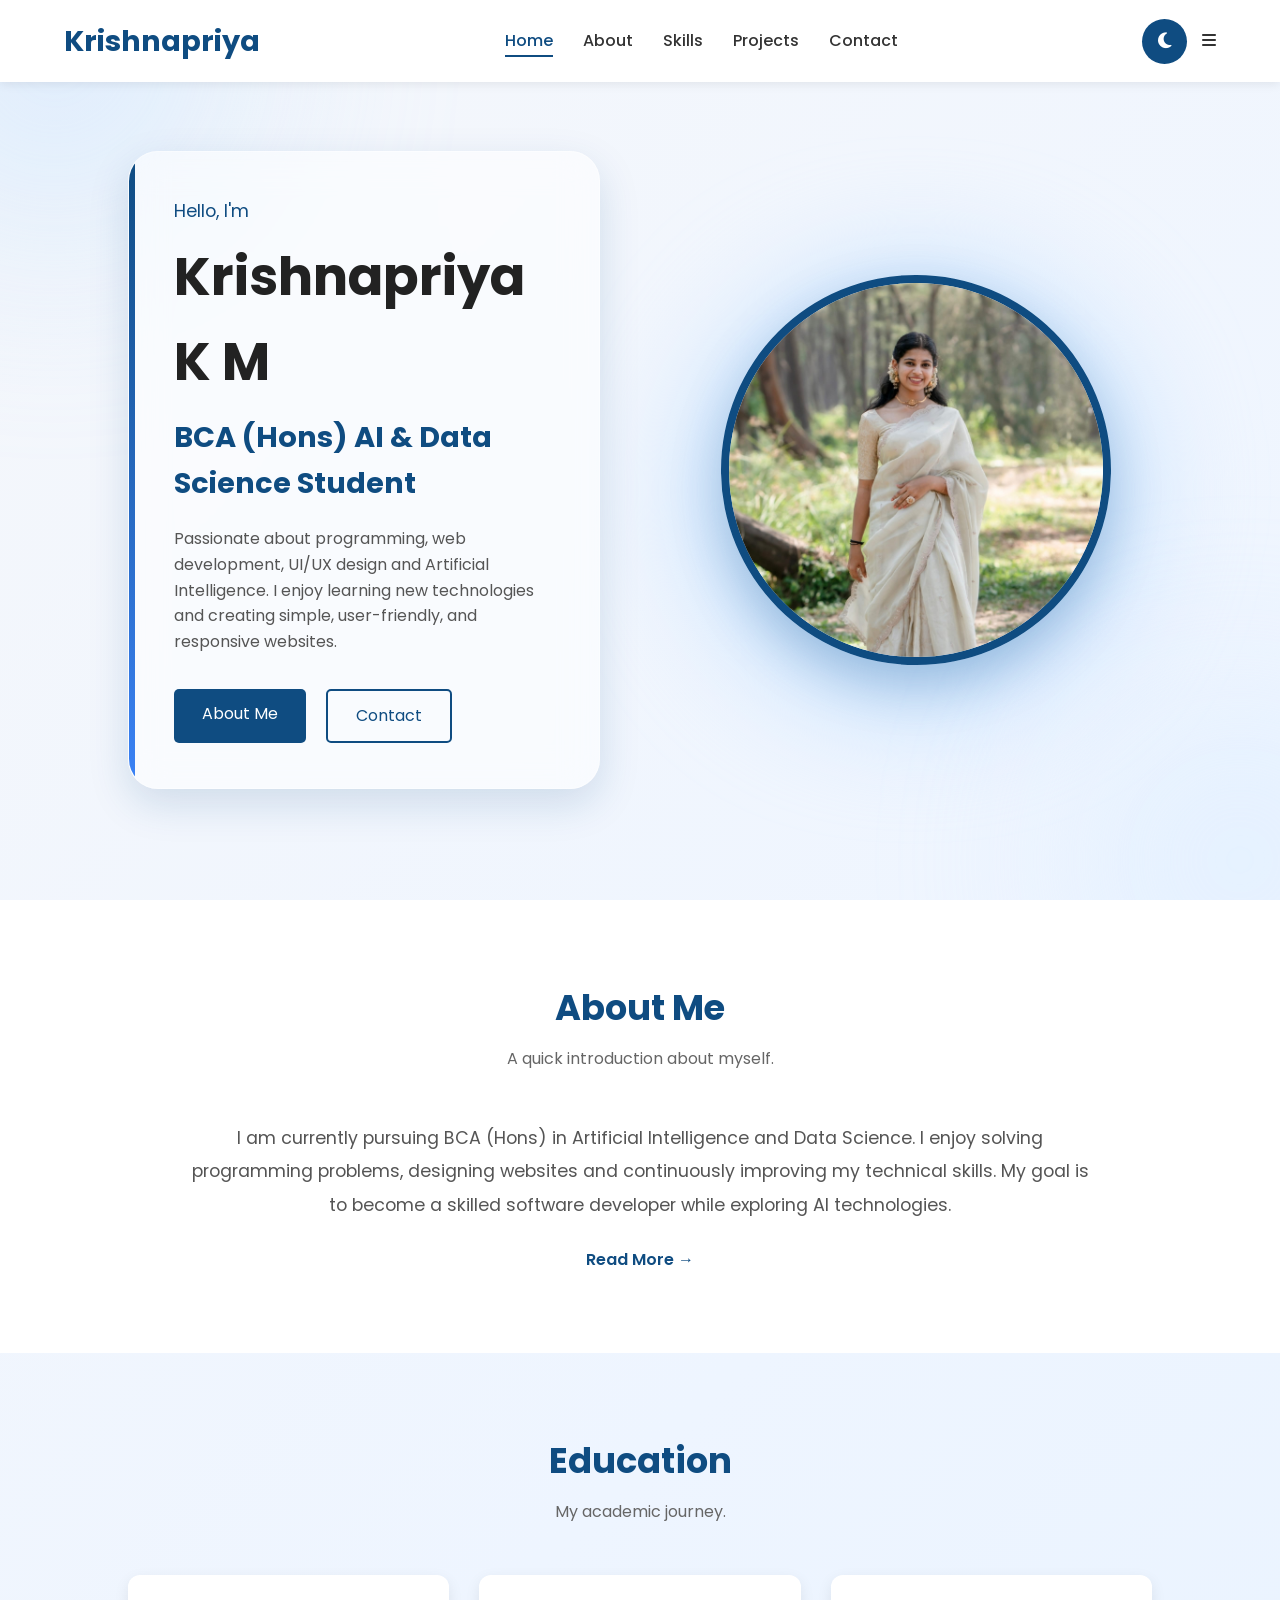
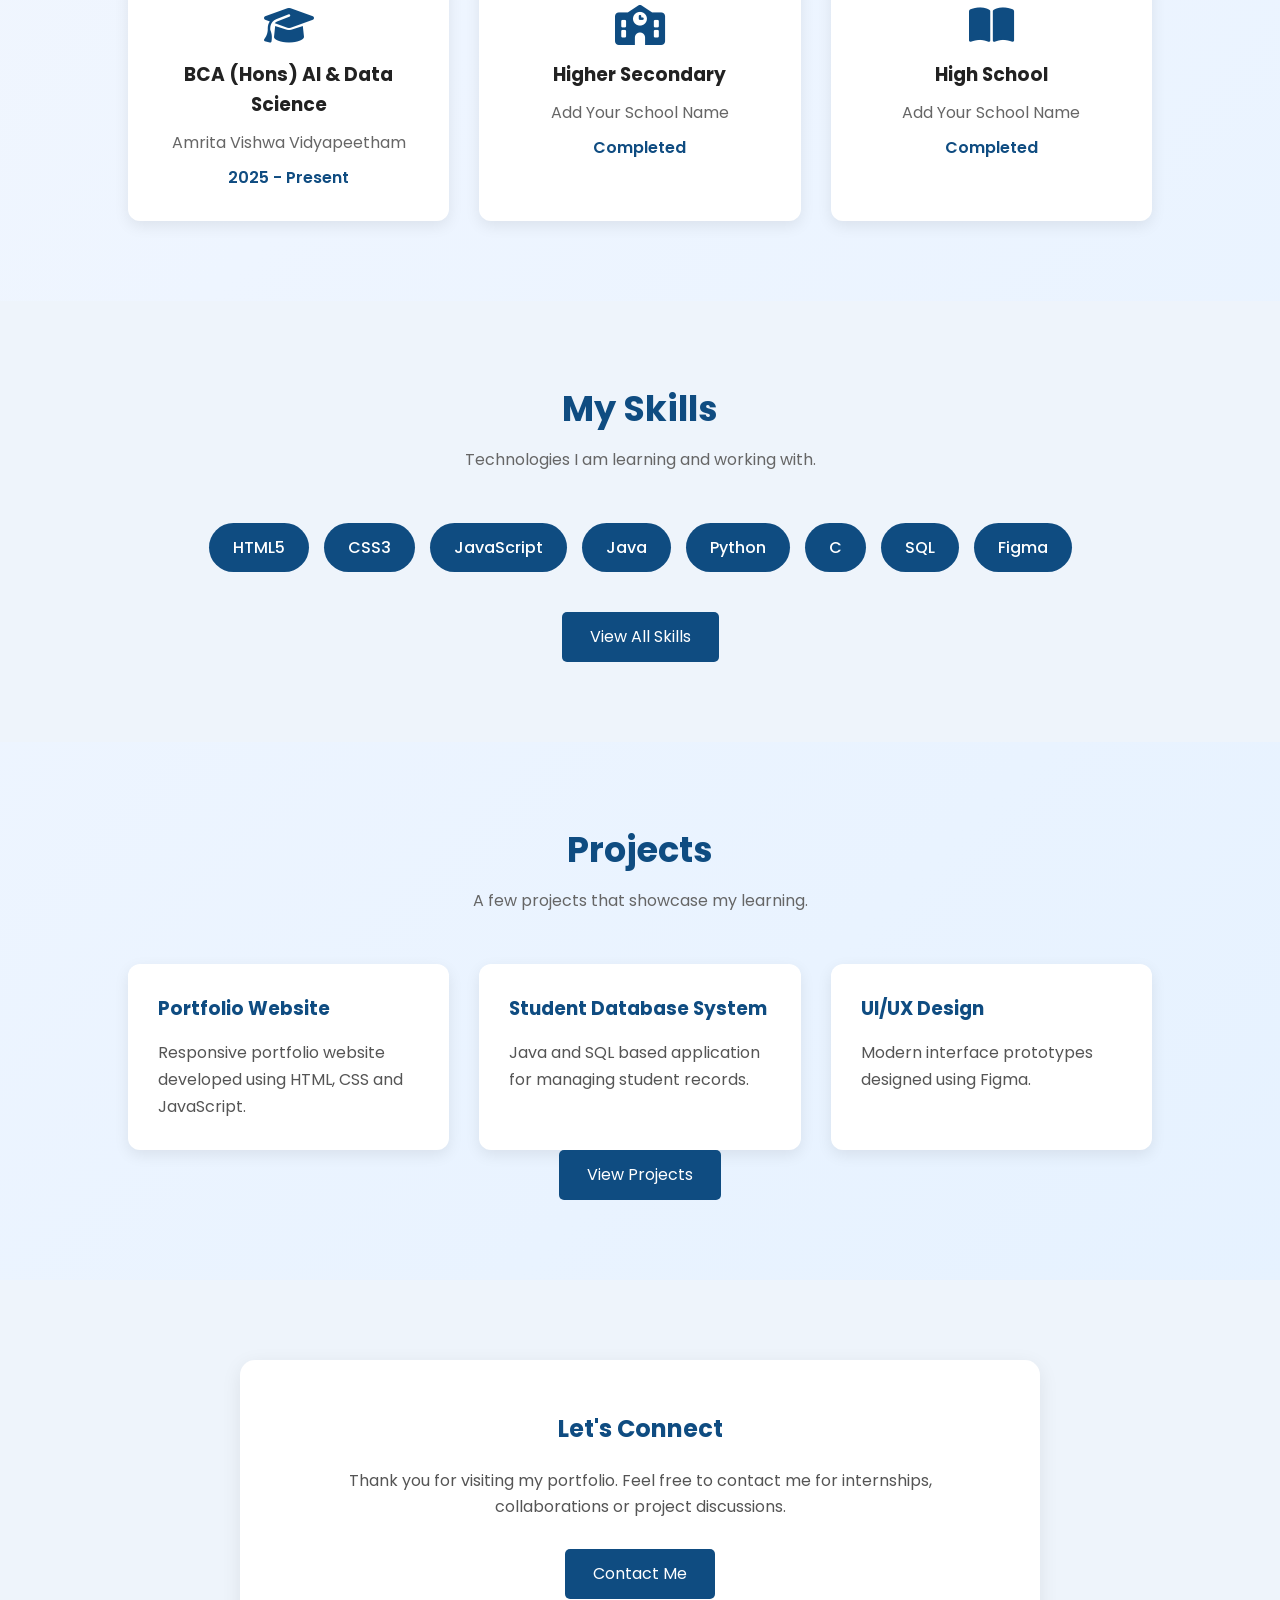
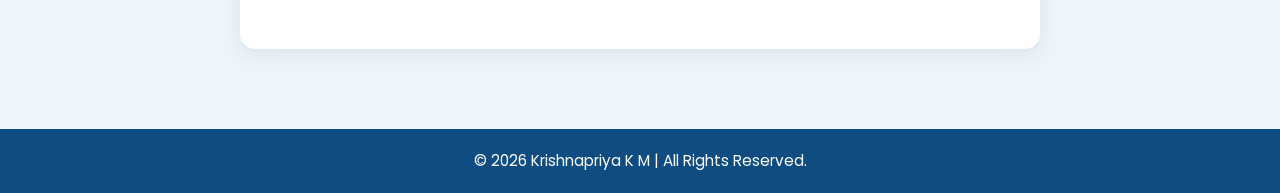
<file: index.html>
<!DOCTYPE html>
<html lang="en">

<head>

    <meta charset="UTF-8">

    <meta name="viewport" content="width=device-width, initial-scale=1.0">

    <title>Krishnapriya | Portfolio</title>

    <!-- Google Font -->

    <link rel="preconnect" href="https://fonts.googleapis.com">

    <link rel="preconnect" href="https://fonts.gstatic.com" crossorigin>

    <link href="https://fonts.googleapis.com/css2?family=Poppins:wght@300;400;500;600;700&display=swap" rel="stylesheet">

    <!-- Font Awesome -->

    <link rel="stylesheet"
    href="https://cdnjs.cloudflare.com/ajax/libs/font-awesome/6.6.0/css/all.min.css">

    <!-- CSS Files -->

    <link rel="stylesheet" href="global.css">

    <link rel="stylesheet" href="resp.css">

</head>

<body>
    <!--========== LOADER ==========-->

<div id="loader">

    <div class="loader-circle"></div>

    <h2>Krishnapriya</h2>

</div>
    <!-- ================= NAVBAR ================= -->
    <header>
        <nav class="navbar">
            <div class="logo">
                <h2>Krishnapriya</h2>
            </div>

            <ul class="nav-links">
                <li><a href="home.html" class="active">Home</a></li>
                <li><a href="about.html">About</a></li>
                <li><a href="skills.html">Skills</a></li>
                <li><a href="projects.html">Projects</a></li>
                <li><a href="contact.html">Contact</a></li>
            </ul>

            <div class="nav-right">
    <button id="theme-toggle">
        <i class="fa-solid fa-moon"></i>
    </button>

    <div class="menu-toggle">
        <i class="fa-solid fa-bars"></i>
    </div>
</div>
        </nav>
    </header>

    <!-- ================= HERO SECTION ================= -->
    <section class="hero">
        <div class="hero-text">
            <div class="hero-card">
            <p class="greeting">
                Hello, I'm
            </p>
            <h1>
                Krishnapriya K M
            </h1>
            <h2>
                BCA (Hons) AI & Data Science Student
            </h2>
            <p class="hero-description">
                Passionate about programming, web development,
                UI/UX design and Artificial Intelligence.
                I enjoy learning new technologies and creating
                simple, user-friendly, and responsive websites.
            </p>

            <div class="hero-buttons">
                <a href="about.html" class="btn">
                    About Me
                </a>
                <a href="contact.html" class="btn btn-outline">
                    Contact
                </a>
            </div>
            </div>
        </div>
        <div class="hero-image">
            <img src="profile.jpg.jpeg"
                 alt="Profile Photo">
        </div>

    </section>

    <!-- ================= ABOUT PREVIEW ================= -->

    <section class="about-preview reveal">
        <div class="section-title">
            <h2>About Me</h2>
            <p>
                A quick introduction about myself.
            </p>
        </div>
        <div class="about-content">
            <p>
                I am currently pursuing BCA (Hons) in Artificial
                Intelligence and Data Science. I enjoy solving
                programming problems, designing websites and
                continuously improving my technical skills.

                My goal is to become a skilled software developer
                while exploring AI technologies.
            </p>
            <a href="about.html" class="read-more">
                Read More →
            </a>
        </div>
    </section>
        <!-- ================= EDUCATION PREVIEW ================= -->
    <section class="education-preview reveal">
        <div class="section-title">
            <h2>Education</h2>
            <p>
                My academic journey.
            </p>
        </div>
        <div class="education-container">
            <div class="education-card">
                <i class="fa-solid fa-graduation-cap"></i>
                <h3>BCA (Hons) AI & Data Science</h3>
                <p>
                    Amrita Vishwa Vidyapeetham
                </p>

                <span>2025 - Present</span>

            </div>

            <div class="education-card">
                <i class="fa-solid fa-school"></i>
                <h3>Higher Secondary</h3>
                <p>
                    Add Your School Name
                </p>
                <span>Completed</span>
            </div>

            <div class="education-card">
                <i class="fa-solid fa-book-open"></i>
                <h3>High School</h3>
                <p>
                    Add Your School Name
                </p>
                <span>Completed</span>
            </div>
        </div>
    </section>

    <!-- ================= SKILLS PREVIEW ================= -->

    <section class="skills-preview reveal">
        <div class="section-title">
            <h2>My Skills</h2>
            <p>
                Technologies I am learning and working with.
            </p>
        </div>

        <div class="skills-container">
            <div class="skill">HTML5</div>
            <div class="skill">CSS3</div>
            <div class="skill">JavaScript</div>
            <div class="skill">Java</div>
            <div class="skill">Python</div>
            <div class="skill">C</div>
            <div class="skill">SQL</div>
            <div class="skill">Figma</div>
        </div>

        <div class="center">
            <a href="skills.html" class="btn">
                View All Skills
            </a>
        </div>
    </section>

    <!-- ================= PROJECTS PREVIEW ================= -->

    <section class="projects-preview reveal">
        <div class="section-title">
            <h2>Projects</h2>
            <p>
                A few projects that showcase my learning.
            </p>
        </div>
        <div class="project-container">
            <div class="project-card">
                <h3>Portfolio Website</h3>
                <p>
                    Responsive portfolio website developed using
                    HTML, CSS and JavaScript.
                </p>
            </div>

            <div class="project-card">
                <h3>Student Database System</h3>
                <p>

                    Java and SQL based application for managing
                    student records.
                </p>
            </div>
            <div class="project-card">
                <h3>UI/UX Design</h3>

                <p>
                    Modern interface prototypes designed
                 using Figma.
                </p>
            </div>
        </div>

        <div class="center">
            <a href="projects.html" class="btn">
                View Projects
            </a>
        </div>
    </section>

    <!-- ================= CONTACT SECTION ================= -->

    <section class="contact-preview reveal">
        <div class="contact-box">
            <h2>
                Let's Connect
            </h2>
            <p>
                Thank you for visiting my portfolio.
                Feel free to contact me for internships,
                collaborations or project discussions.
            </p>
            <a href="contact.html" class="btn">
                Contact Me
            </a>
        </div>
    </section>

    <!-- ================= FOOTER ================= -->

    <footer>

        <p>
            © 2026 Krishnapriya K M | All Rights Reserved.
        </p>
    </footer>
    <button id="backToTop">

    <i class="fa-solid fa-arrow-up"></i>

</button>
    <!-- ================= JAVASCRIPT ================= -->

    <script src="home.js"></script>
</body>
</html>
</file>
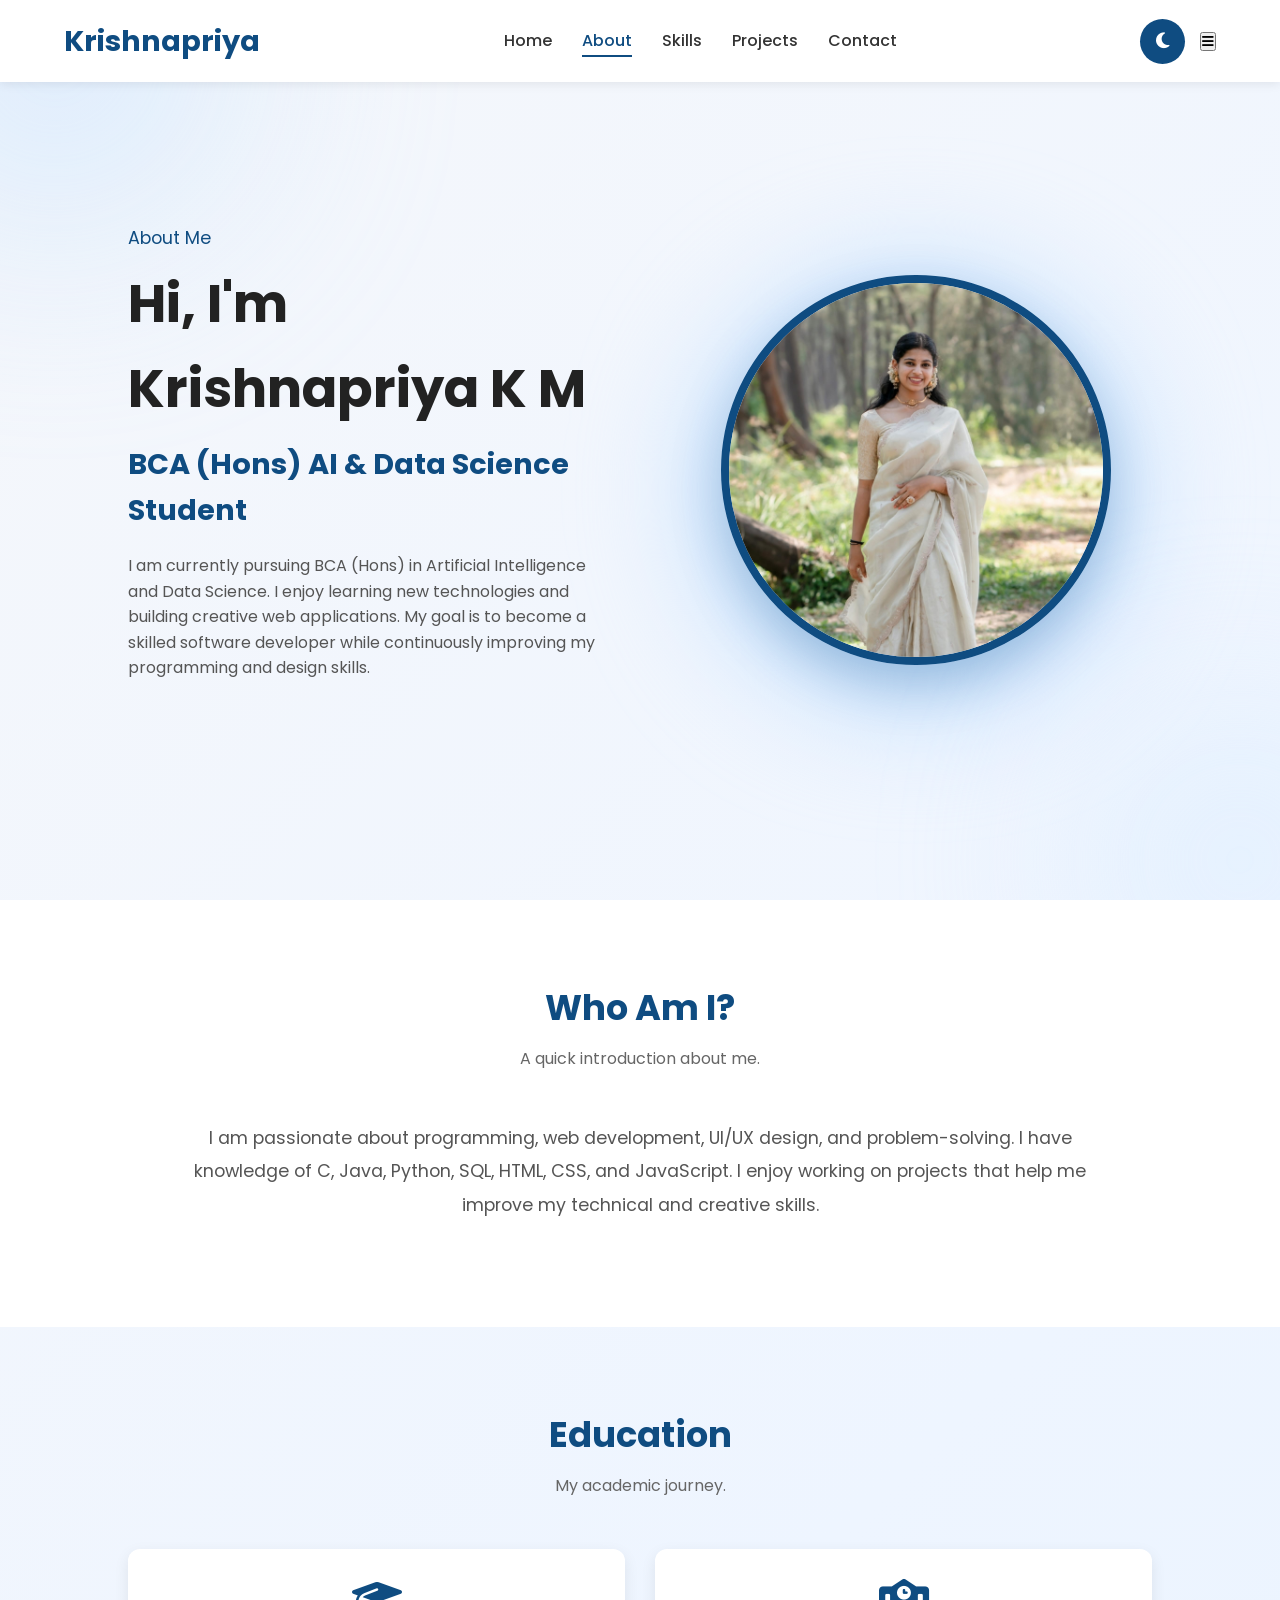
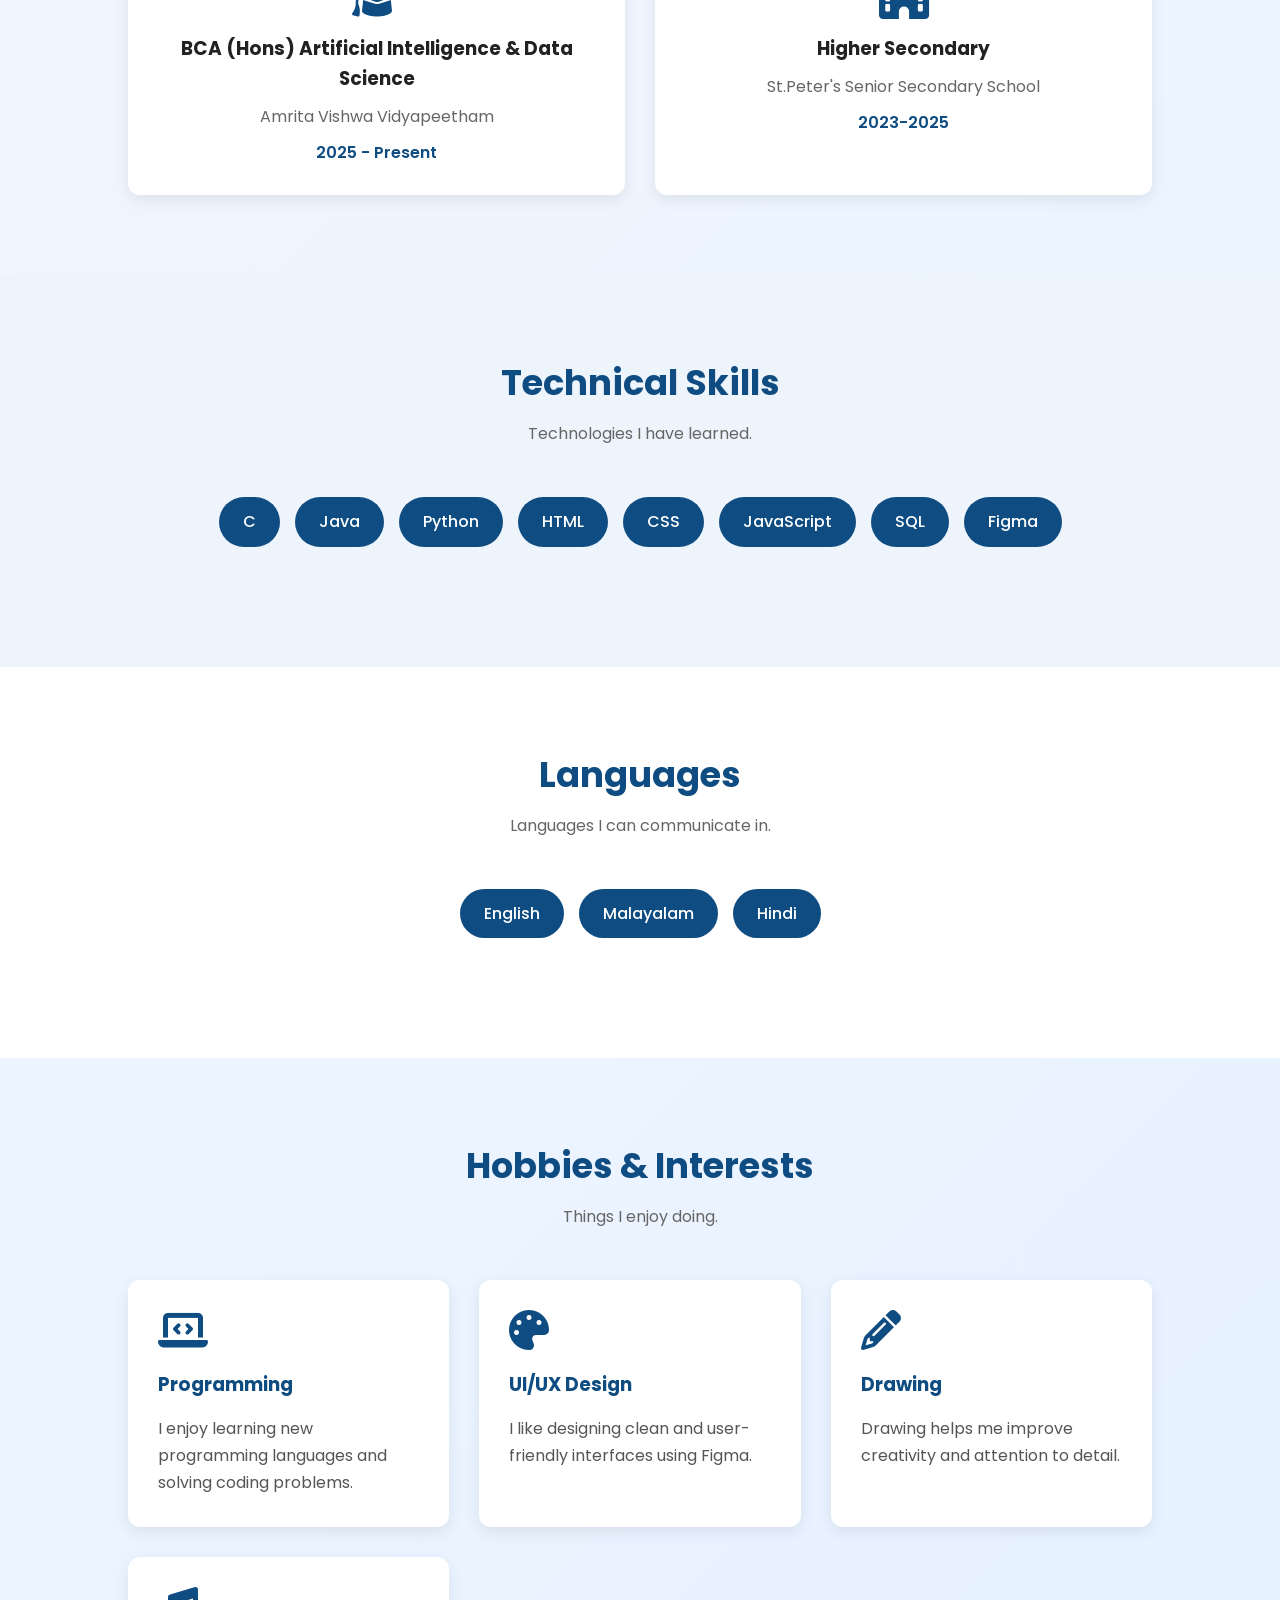
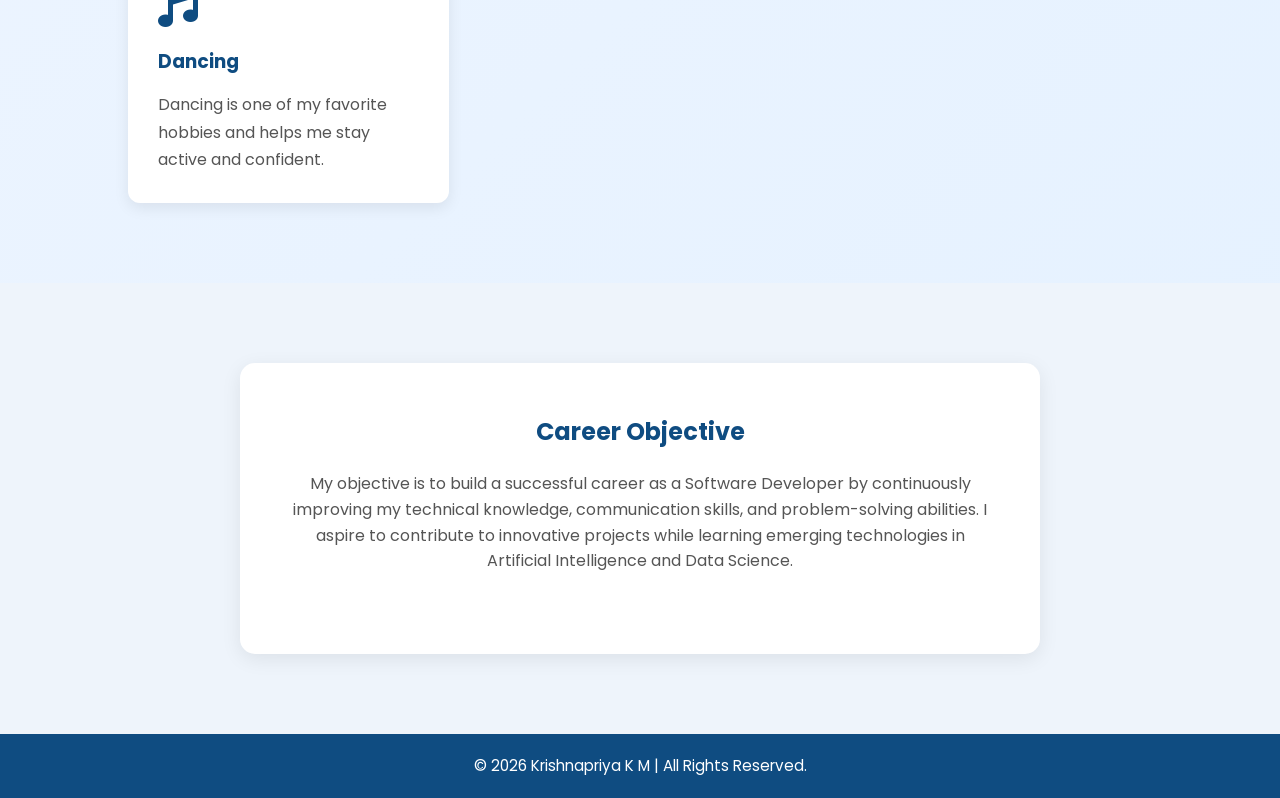
<file: about.html>
<!DOCTYPE html>
<html lang="en">

<head>
    <meta charset="UTF-8">
    <meta name="viewport" content="width=device-width, initial-scale=1.0">
    <title>About | Krishnapriya</title>
    <link rel="stylesheet" href="global.css">
    <link rel="stylesheet" href="resp.css">
    <link rel="preconnect" href="https://fonts.googleapis.com">
    <link rel="preconnect" href="https://fonts.gstatic.com" crossorigin>
    <link href="https://fonts.googleapis.com/css2?family=Poppins:wght@300;400;500;600;700&display=swap" rel="stylesheet">

    <link rel="stylesheet"
    href="https://cdnjs.cloudflare.com/ajax/libs/font-awesome/6.5.1/css/all.min.css">

</head>
<body>
    <!--========== LOADER ==========-->

<div id="loader">

    <div class="loader-circle"></div>

    <h2>Krishnapriya</h2>

</div>
<header>
    <nav class="navbar">
        <div class="logo">
            <h2>Krishnapriya</h2>
        </div>

        <ul class="nav-links">
            <li><a href="index.html">Home</a></li>
            <li><a href="about.html" class="active">About</a></li>
            <li><a href="skills.html">Skills</a></li>
            <li><a href="projects.html">Projects</a></li>
            <li><a href="contact.html">Contact</a></li>
        </ul>
        <div class="nav-right">
            <button id="theme-toggle">
                <i class="fa-solid fa-moon"></i>
            </button>
            <button class="menu-toggle">
                <i class="fa-solid fa-bars"></i>
            </button>
        </div>
    </nav>
</header>

<section class="hero">
    <div class="hero-text">
        <p class="greeting">About Me</p>
        <h1>Hi, I'm Krishnapriya K M</h1>
        <h2>BCA (Hons) AI & Data Science Student</h2>
        <p class="hero-description">

            I am currently pursuing BCA (Hons) in Artificial Intelligence
            and Data Science. I enjoy learning new technologies and building
            creative web applications. My goal is to become a skilled software
            developer while continuously improving my programming and design skills.

        </p>
    </div>

    <div class="hero-image">
        <img src="profile.jpg.jpeg" alt="Krishnapriya">
    </div>
</section>

<section class="about-preview reveal">
    <div class="section-title">
        <h2>Who Am I?</h2>
        <p>A quick introduction about me.</p>
    </div>
    <div class="about-content">
        <p>

            I am passionate about programming, web development,
            UI/UX design, and problem-solving. I have knowledge of
            C, Java, Python, SQL, HTML, CSS, and JavaScript.
            I enjoy working on projects that help me improve my
            technical and creative skills.

        </p>
    </div>
</section>
<!-- ================= EDUCATION ================= -->

<section class="education-preview">
    <div class="section-title">
        <h2>Education</h2>
        <p>My academic journey.</p>
    </div>

    <div class="education-container">
        <div class="education-card">
            <i class="fa-solid fa-graduation-cap"></i>
            <h3>BCA (Hons) Artificial Intelligence & Data Science</h3>
            <p>Amrita Vishwa Vidyapeetham</p>
            <span>2025 - Present</span>
        </div>

        <div class="education-card">
            <i class="fa-solid fa-school"></i>
            <h3>Higher Secondary</h3>
            <p>St.Peter's Senior Secondary School</p>
            <span>2023-2025</span>
        </div>

    </div>
</section>

<!-- ================= TECHNICAL SKILLS ================= -->

<section class="skills-preview">
    <div class="section-title">
        <h2>Technical Skills</h2>
        <p>Technologies I have learned.</p>
    </div>

    <div class="skills-container">
        <div class="skill">C</div>
        <div class="skill">Java</div>
        <div class="skill">Python</div>
        <div class="skill">HTML</div>
        <div class="skill">CSS</div>
        <div class="skill">JavaScript</div>
        <div class="skill">SQL</div>
        <div class="skill">Figma</div>
    </div>

</section>

<!-- ================= LANGUAGES ================= -->

<section class="about-preview">
    <div class="section-title">
        <h2>Languages</h2>
        <p>Languages I can communicate in.</p>
    </div>

    <div class="skills-container">
        <div class="skill">English</div>
        <div class="skill">Malayalam</div>
        <div class="skill">Hindi</div>
    </div>

</section>

<!-- ================= HOBBIES ================= -->

<section class="projects-preview">
    <div class="section-title">
        <h2>Hobbies & Interests</h2>
        <p>Things I enjoy doing.</p>
    </div>

    <div class="project-container">
        <div class="project-card">
            <i class="fa-solid fa-laptop-code fa-2x"></i>
            <h3>Programming</h3>
            <p>
                I enjoy learning new programming languages
                and solving coding problems.
            </p>
        </div>

        <div class="project-card">
            <i class="fa-solid fa-palette fa-2x"></i>
            <h3>UI/UX Design</h3>
            <p>
                I like designing clean and user-friendly
                interfaces using Figma.
            </p>
        </div>

        <div class="project-card">
            <i class="fa-solid fa-pencil fa-2x"></i>
            <h3>Drawing</h3>
            <p>
                Drawing helps me improve creativity and
                attention to detail.
            </p>
        </div>

        <div class="project-card">
            <i class="fa-solid fa-music fa-2x"></i>
            <h3>Dancing</h3>
            <p>
                Dancing is one of my favorite hobbies and
                helps me stay active and confident.
            </p>
        </div>
    </div>

</section>

<!-- ================= CAREER OBJECTIVE ================= -->

<section class="contact-preview">
    <div class="contact-box">
        <h2>Career Objective</h2>
        <p>

            My objective is to build a successful career as a
            Software Developer by continuously improving my
            technical knowledge, communication skills, and
            problem-solving abilities. I aspire to contribute
            to innovative projects while learning emerging
            technologies in Artificial Intelligence and
            Data Science.

        </p>
    </div>
</section>

<!-- ================= FOOTER ================= -->

<footer>
    <p>
        © 2026 Krishnapriya K M | All Rights Reserved.
    </p>

</footer>
<button id="backToTop">

    <i class="fa-solid fa-arrow-up"></i>

</button>
<script src="home.js"></script>
</body>
</html>
</file>
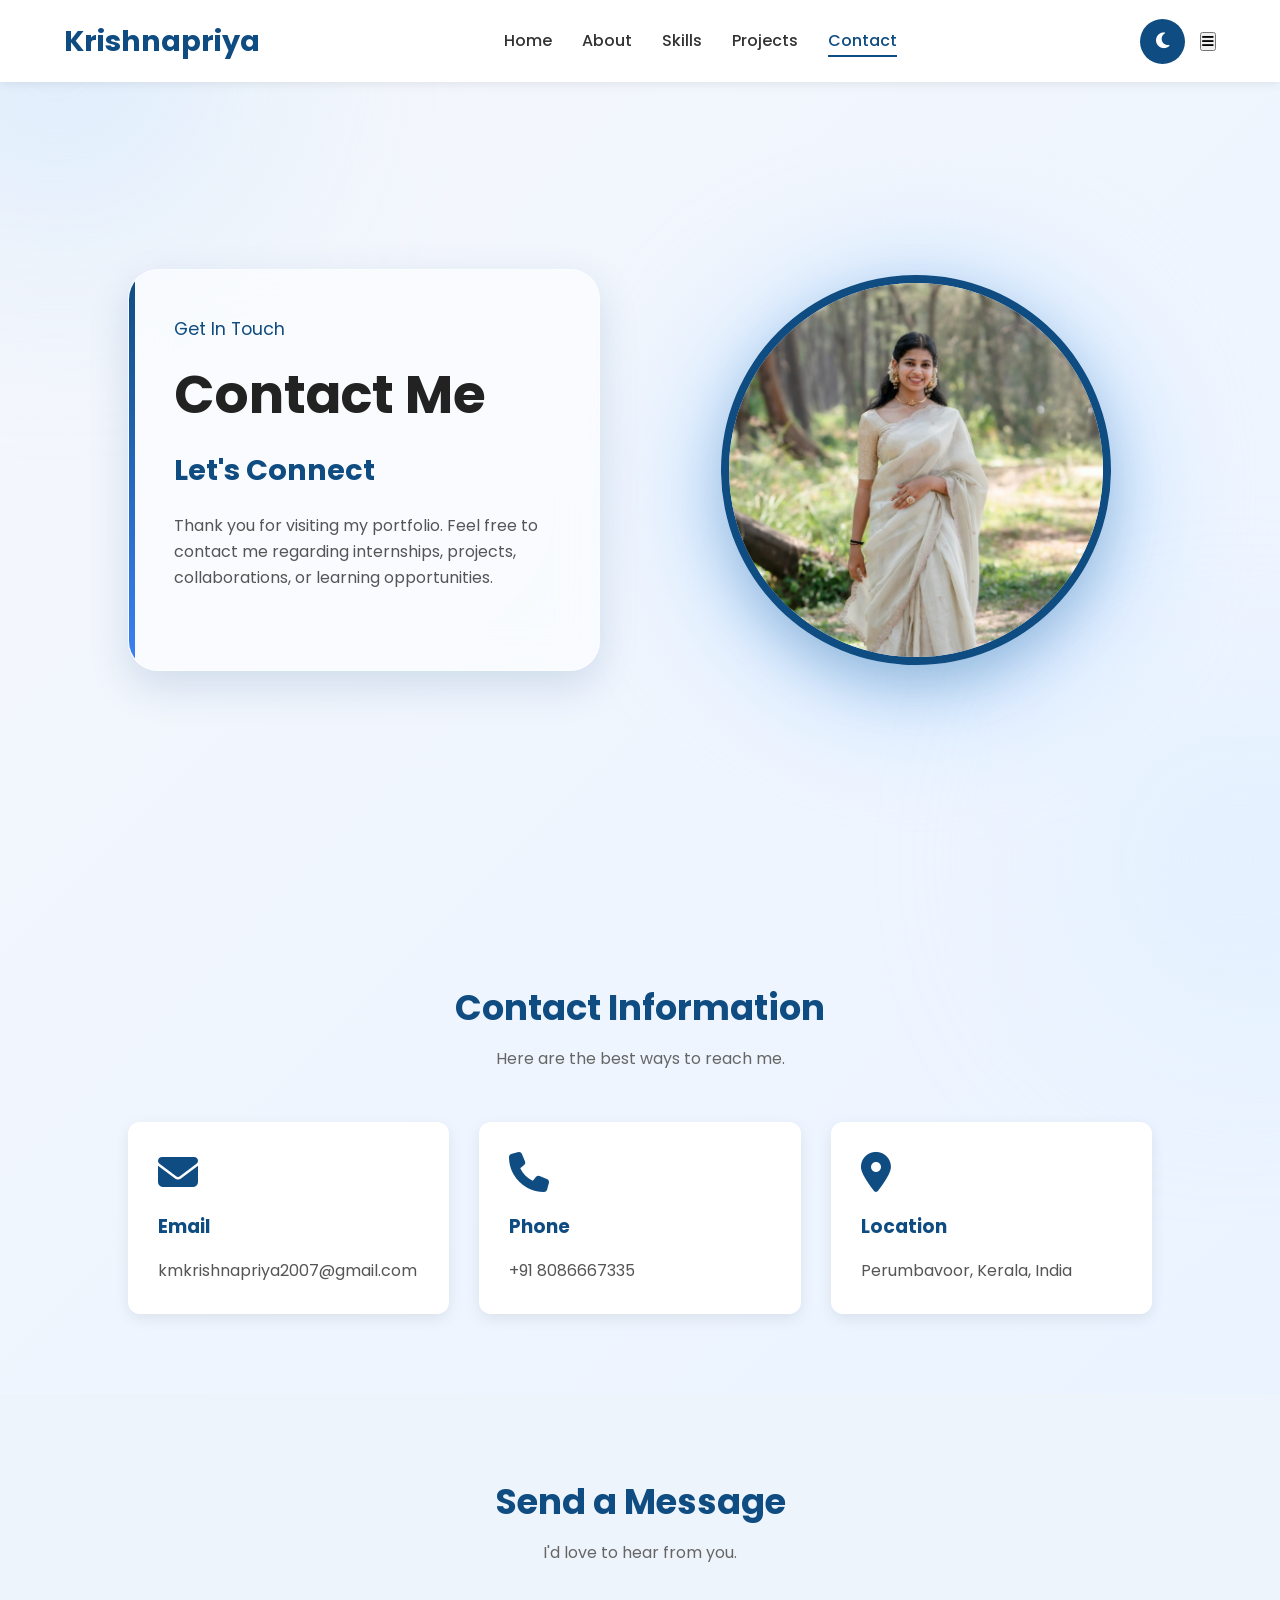
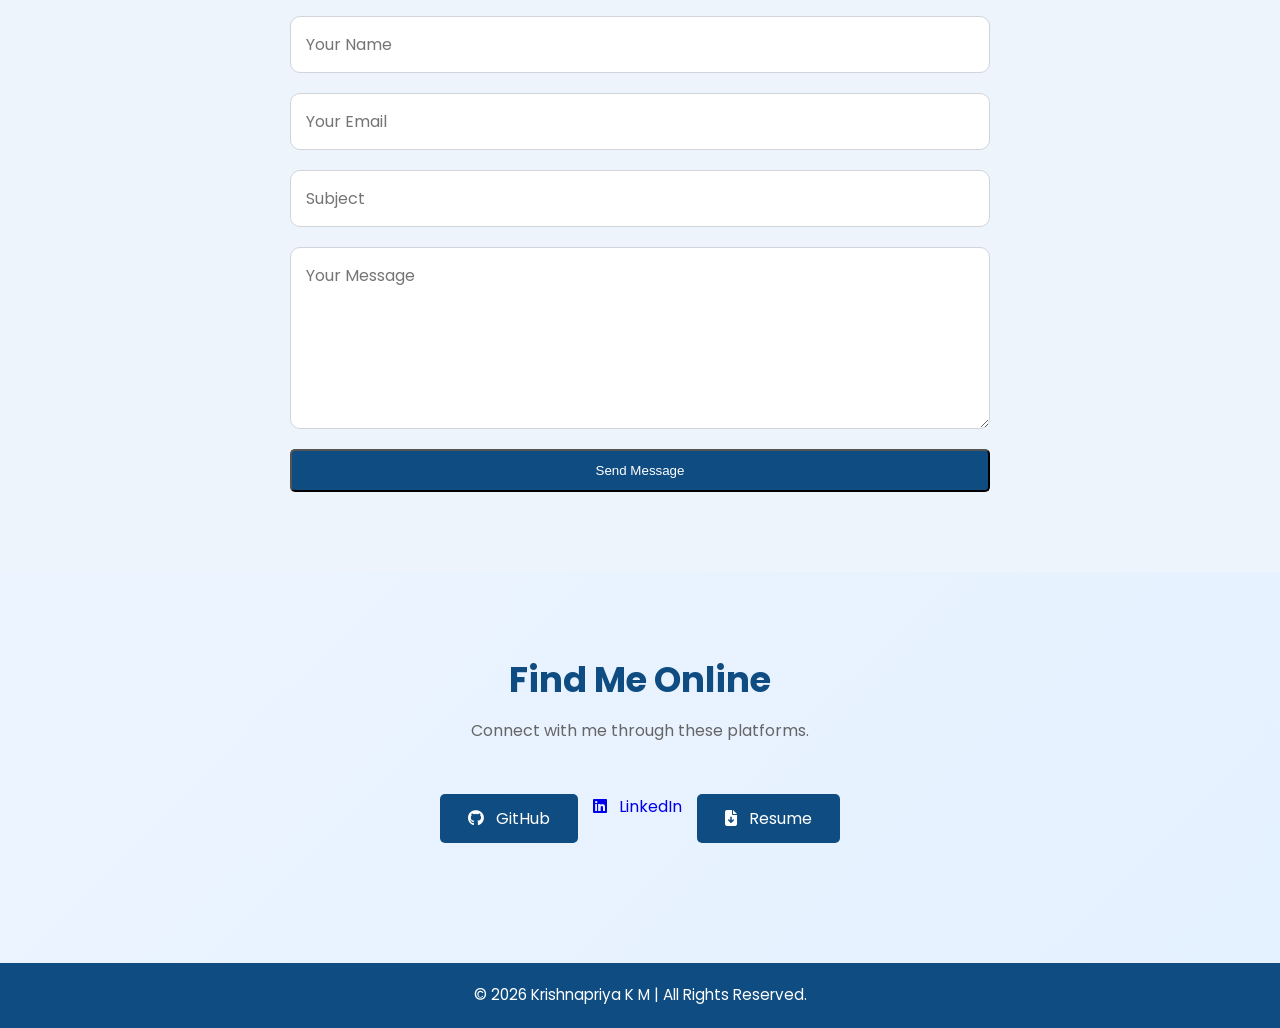
<file: contact.html>
<!DOCTYPE html>
<html lang="en">

<head>

    <meta charset="UTF-8">

    <meta name="viewport" content="width=device-width, initial-scale=1.0">

    <title>Contact | Krishnapriya</title>

    <link rel="stylesheet" href="global.css">
    <link rel="stylesheet" href="resp.css">

    <link rel="preconnect" href="https://fonts.googleapis.com">
    <link rel="preconnect" href="https://fonts.gstatic.com" crossorigin>
    <link href="https://fonts.googleapis.com/css2?family=Poppins:wght@300;400;500;600;700&display=swap" rel="stylesheet">

    <link rel="stylesheet"
    href="https://cdnjs.cloudflare.com/ajax/libs/font-awesome/6.5.1/css/all.min.css">

</head>
<body>
    <!--========== LOADER ==========-->

<div id="loader">

    <div class="loader-circle"></div>

    <h2>Krishnapriya</h2>

</div>
<header>
<nav class="navbar">
<div class="logo">
<h2>Krishnapriya</h2>
</div>

<ul class="nav-links">
<li><a href="index.html">Home</a></li>
<li><a href="about.html">About</a></li>
<li><a href="skills.html">Skills</a></li>
<li><a href="projects.html">Projects</a></li>
<li><a href="contact.html" class="active">Contact</a></li>
</ul>

<div class="nav-right">
<button id="theme-toggle">
<i class="fa-solid fa-moon"></i>
</button>
 <button class="menu-toggle">

        <i class="fa-solid fa-bars"></i>

    </button>
</div>
</nav>

</header>

<section class="hero">
<div class="hero-text">
    <div class="hero-card">
<p class="greeting">
Get In Touch
</p>

<h1>Contact Me</h1>

<h2>Let's Connect</h2>

<p class="hero-description">
Thank you for visiting my portfolio.
Feel free to contact me regarding internships,
projects, collaborations, or learning opportunities.
</p>
</div>
</div>
<div class="hero-image">
<img src="profile.jpg.jpeg" alt="Profile">
</div>

</section>
<!-- ================= CONTACT INFORMATION ================= -->

<section>
<div class="section-title">
<h2>Contact Information</h2>
<p>Here are the best ways to reach me.</p>
</div>
<div class="project-container">
<div class="project-card">
<i class="fa-solid fa-envelope fa-2x"></i>
<h3>Email</h3>
<p>kmkrishnapriya2007@gmail.com</p>
</div>
<div class="project-card">
<i class="fa-solid fa-phone fa-2x"></i>
<h3>Phone</h3>
<p>+91 8086667335</p>

</div>

<div class="project-card">
<i class="fa-solid fa-location-dot fa-2x"></i>
<h3>Location</h3>
<p>Perumbavoor, Kerala, India</p>
</div>
</div>
</section>

<!-- ================= CONTACT FORM ================= -->

<section class="skills-preview reveal">
<div class="section-title">
<h2>Send a Message</h2>
<p>I'd love to hear from you.</p>
</div>
<div class="contact-form">
<form>
<input type="text" placeholder="Your Name" required>
<input type="email" placeholder="Your Email" required>
<input type="text" placeholder="Subject" required>
<textarea rows="6" placeholder="Your Message" required></textarea>
<button type="submit" class="btn">

Send Message

</button>
</form>
</div>
</section>
<!-- ================= SOCIAL LINKS ================= -->

<section>
<div class="section-title">
<h2>Find Me Online</h2>
<p>Connect with me through these platforms.</p>
</div>
<div class="skills-container">
<a href="https://github.com/Krishnapriya-km" class="btn">
<i class="fa-brands fa-github"></i>
&nbsp; GitHub
</a>
<a href="https://www.linkedin.com/in/krishnapriya-k-m-8327a140b?utm_source=share_via&utm_content=profile&utm_medium=member_android" target="_blank" title="LinkedIn">
<i class="fa-brands fa-linkedin"></i>
&nbsp; LinkedIn
</a>
<a href="#" class="btn">
<i class="fa-solid fa-file-arrow-down"></i>
&nbsp; Resume
</a>
</div>
</section>
<footer>
<p>
© 2026 Krishnapriya K M | All Rights Reserved.
</p>
</footer>
<button id="backToTop">

    <i class="fa-solid fa-arrow-up"></i>

</button>
<script src="home.js"></script>
</body>
</html>
</file>
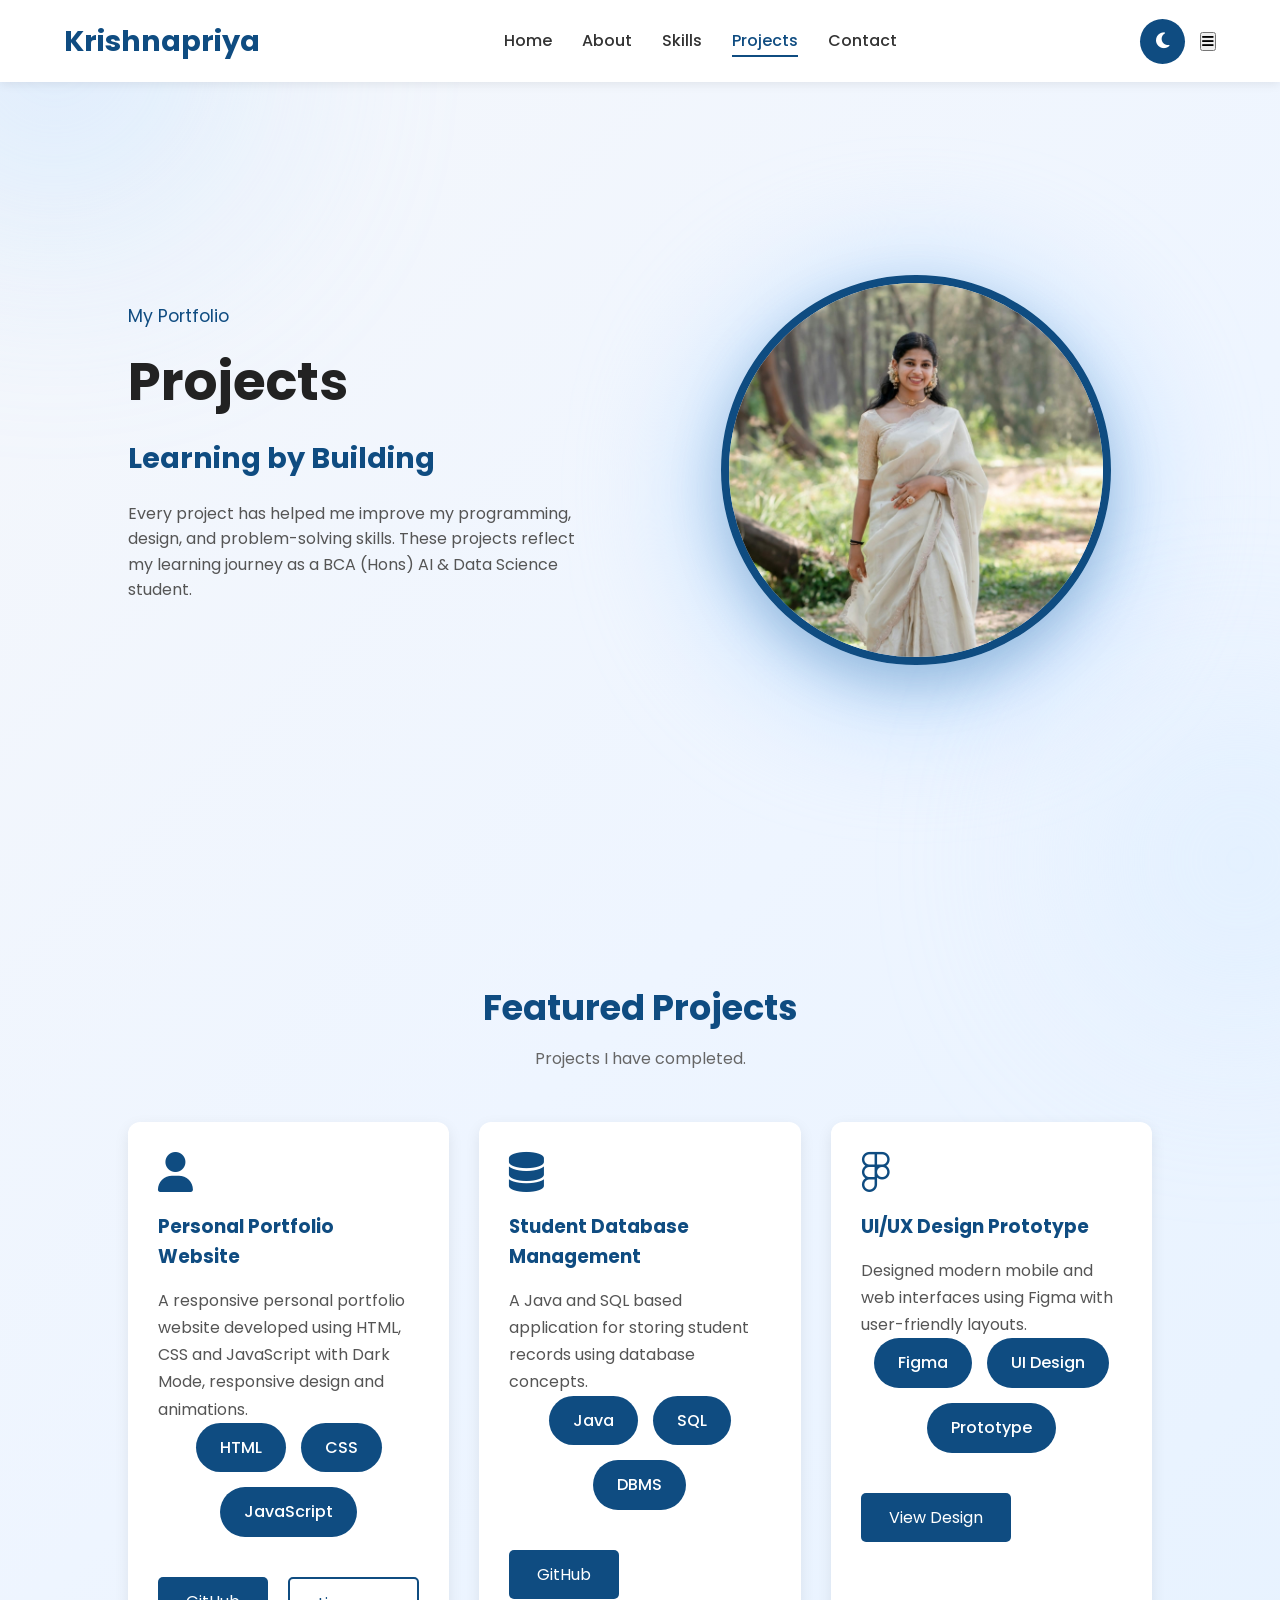
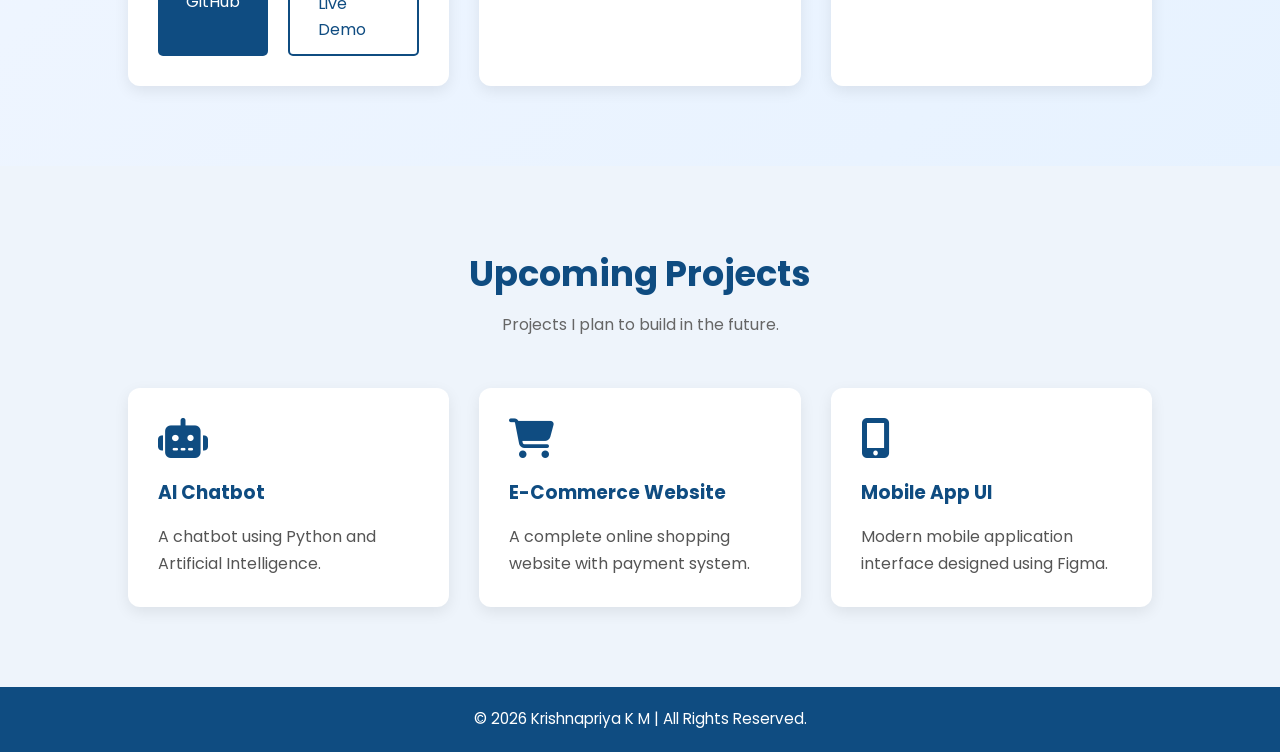
<file: projects.html>
<!DOCTYPE html>
<html lang="en">

<head>
    <meta charset="UTF-8">

    <meta name="viewport" content="width=device-width, initial-scale=1.0">
    <title>Projects | Krishnapriya</title>

    <link rel="stylesheet" href="global.css">
    <link rel="stylesheet" href="resp.css">
    <link rel="preconnect" href="https://fonts.googleapis.com">
    <link rel="preconnect" href="https://fonts.gstatic.com" crossorigin>
    <link href="https://fonts.googleapis.com/css2?family=Poppins:wght@300;400;500;600;700&display=swap" rel="stylesheet">

    <link rel="stylesheet"
    href="https://cdnjs.cloudflare.com/ajax/libs/font-awesome/6.5.1/css/all.min.css">

</head>

<body>
    <!--========== LOADER ==========-->

<div id="loader">

    <div class="loader-circle"></div>

    <h2>Krishnapriya</h2>

</div>

<header>
<nav class="navbar">
<div class="logo">
<h2>Krishnapriya</h2>

</div>
<ul class="nav-links">
<li><a href="index.html">Home</a></li>
<li><a href="about.html">About</a></li>
<li><a href="skills.html">Skills</a></li>
<li><a href="projects.html" class="active">Projects</a></li>
<li><a href="contact.html">Contact</a></li>
</ul>

<div class="nav-right">
<button id="theme-toggle">
<i class="fa-solid fa-moon"></i>
</button>
 <button class="menu-toggle">

        <i class="fa-solid fa-bars"></i>

    </button>
</div>
</nav>
</header>

<section class="hero">
<div class="hero-text">
<p class="greeting">
My Portfolio
</p>
<h1>
Projects
</h1>
<h2>
Learning by Building
</h2>
<p class="hero-description">

Every project has helped me improve my programming,
design, and problem-solving skills. These projects
reflect my learning journey as a BCA (Hons)
AI & Data Science student.

</p>
</div>

<div class="hero-image">
<img src="profile.jpg.jpeg" alt="Profile">
</div>

</section>

<!-- ================= FEATURED PROJECTS ================= -->

<section>
<div class="section-title">
<h2>Featured Projects</h2>
<p>Projects I have completed.</p>
</div>

<div class="project-container">
    <div class="project-card">
<i class="fa-solid fa-user fa-2x"></i>
<h3>Personal Portfolio Website</h3>
<p>

A responsive personal portfolio website developed
using HTML, CSS and JavaScript with Dark Mode,
responsive design and animations.
</p>
<div class="skills-container">
<div class="skill">HTML</div>
<div class="skill">CSS</div>
<div class="skill">JavaScript</div>

</div>

<div class="hero-buttons">
<a href="#" class="btn">
GitHub
</a>

<a href="#" class="btn btn-outline">
Live Demo
</a>

</div>

</div>

<div class="project-card">
<i class="fa-solid fa-database fa-2x"></i>
<h3>Student Database Management</h3>
<p>
A Java and SQL based application for storing
student records using database concepts.
</p>

<div class="skills-container">
<div class="skill">Java</div>
<div class="skill">SQL</div>
<div class="skill">DBMS</div>
</div>

<div class="hero-buttons">
<a href="#" class="btn">
GitHub
</a>

</div>

</div>

<div class="project-card">
<i class="fa-brands fa-figma fa-2x"></i>
<h3>UI/UX Design Prototype</h3>
<p>

Designed modern mobile and web interfaces
using Figma with user-friendly layouts.

</p>
<div class="skills-container">
<div class="skill">Figma</div>
<div class="skill">UI Design</div>
<div class="skill">Prototype</div>
</div>

<div class="hero-buttons">
<a href="#" class="btn">
View Design
</a>
</div>
</div>
</div>

</section>
<!-- ================= FUTURE PROJECTS ================= -->

<section class="skills-preview reveal">
<div class="section-title">
<h2>Upcoming Projects</h2>
<p>Projects I plan to build in the future.</p>
</div>
<div class="project-container">
<div class="project-card">
<i class="fa-solid fa-robot fa-2x"></i>
<h3>AI Chatbot</h3>
<p>
A chatbot using Python and Artificial Intelligence.
</p>
</div>
<div class="project-card">
<i class="fa-solid fa-cart-shopping fa-2x"></i>
<h3>E-Commerce Website</h3>
<p>
A complete online shopping website with payment system.
</p>
</div>
<div class="project-card">
<i class="fa-solid fa-mobile-screen-button fa-2x"></i>
<h3>Mobile App UI</h3>
<p>
Modern mobile application interface designed using Figma.
</p>
</div>

</div>

</section>

<!-- ================= FOOTER ================= -->

<footer>
<p>
© 2026 Krishnapriya K M | All Rights Reserved.
</p>
</footer>
<button id="backToTop">

    <i class="fa-solid fa-arrow-up"></i>

</button>
<script src="home.js"></script>
</body>

</html>
</file>
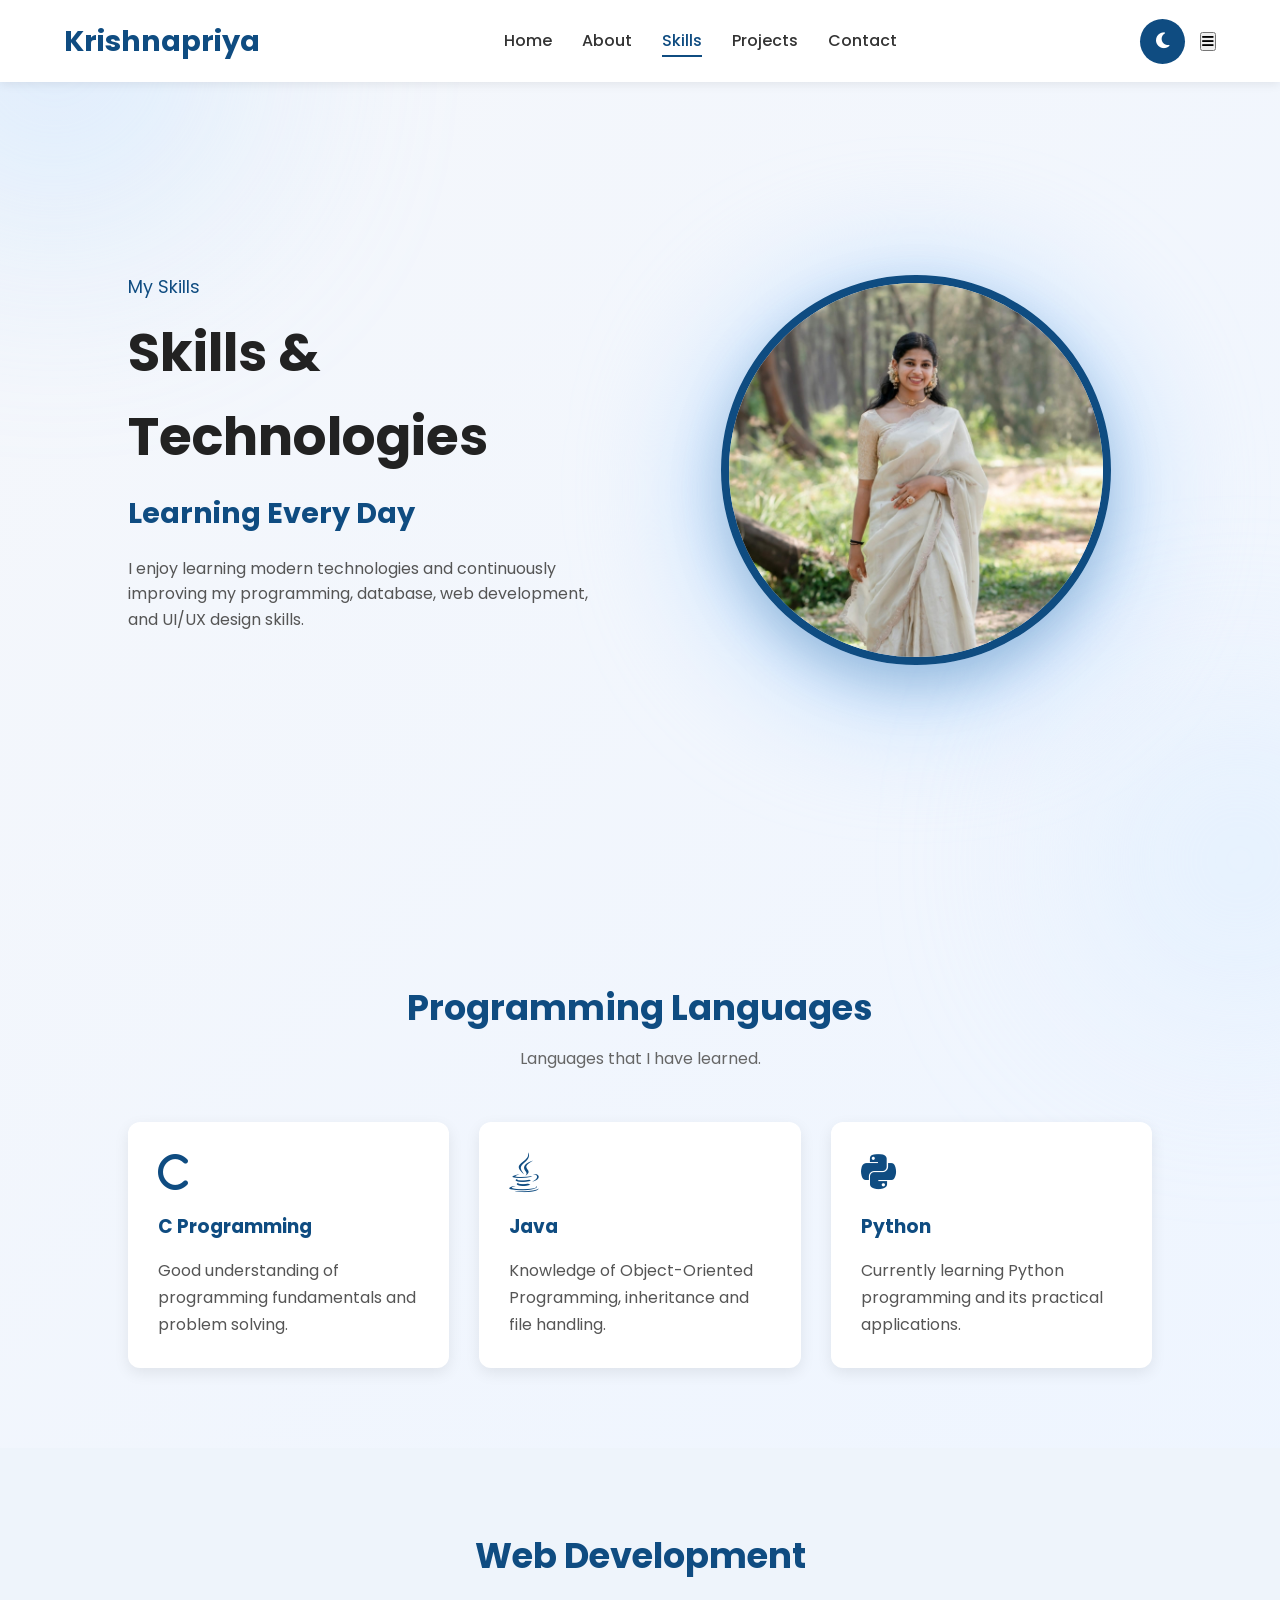
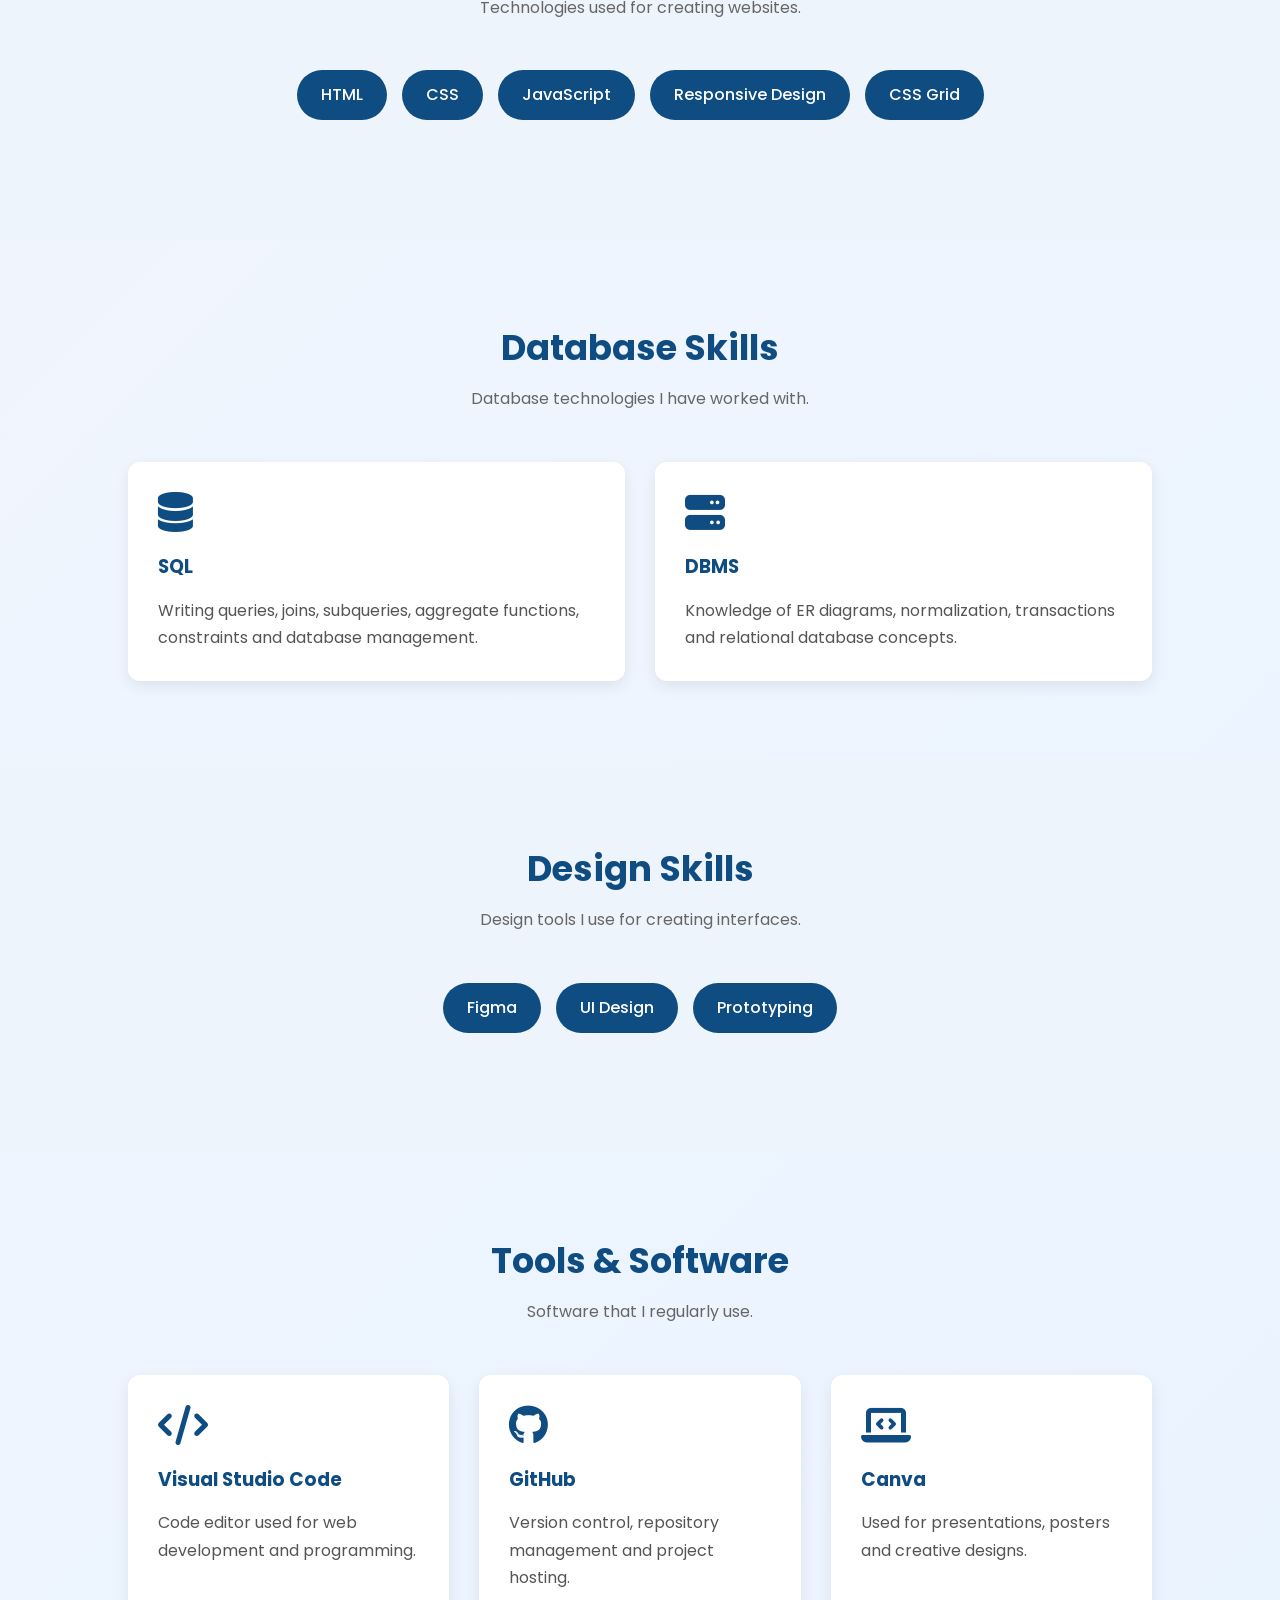
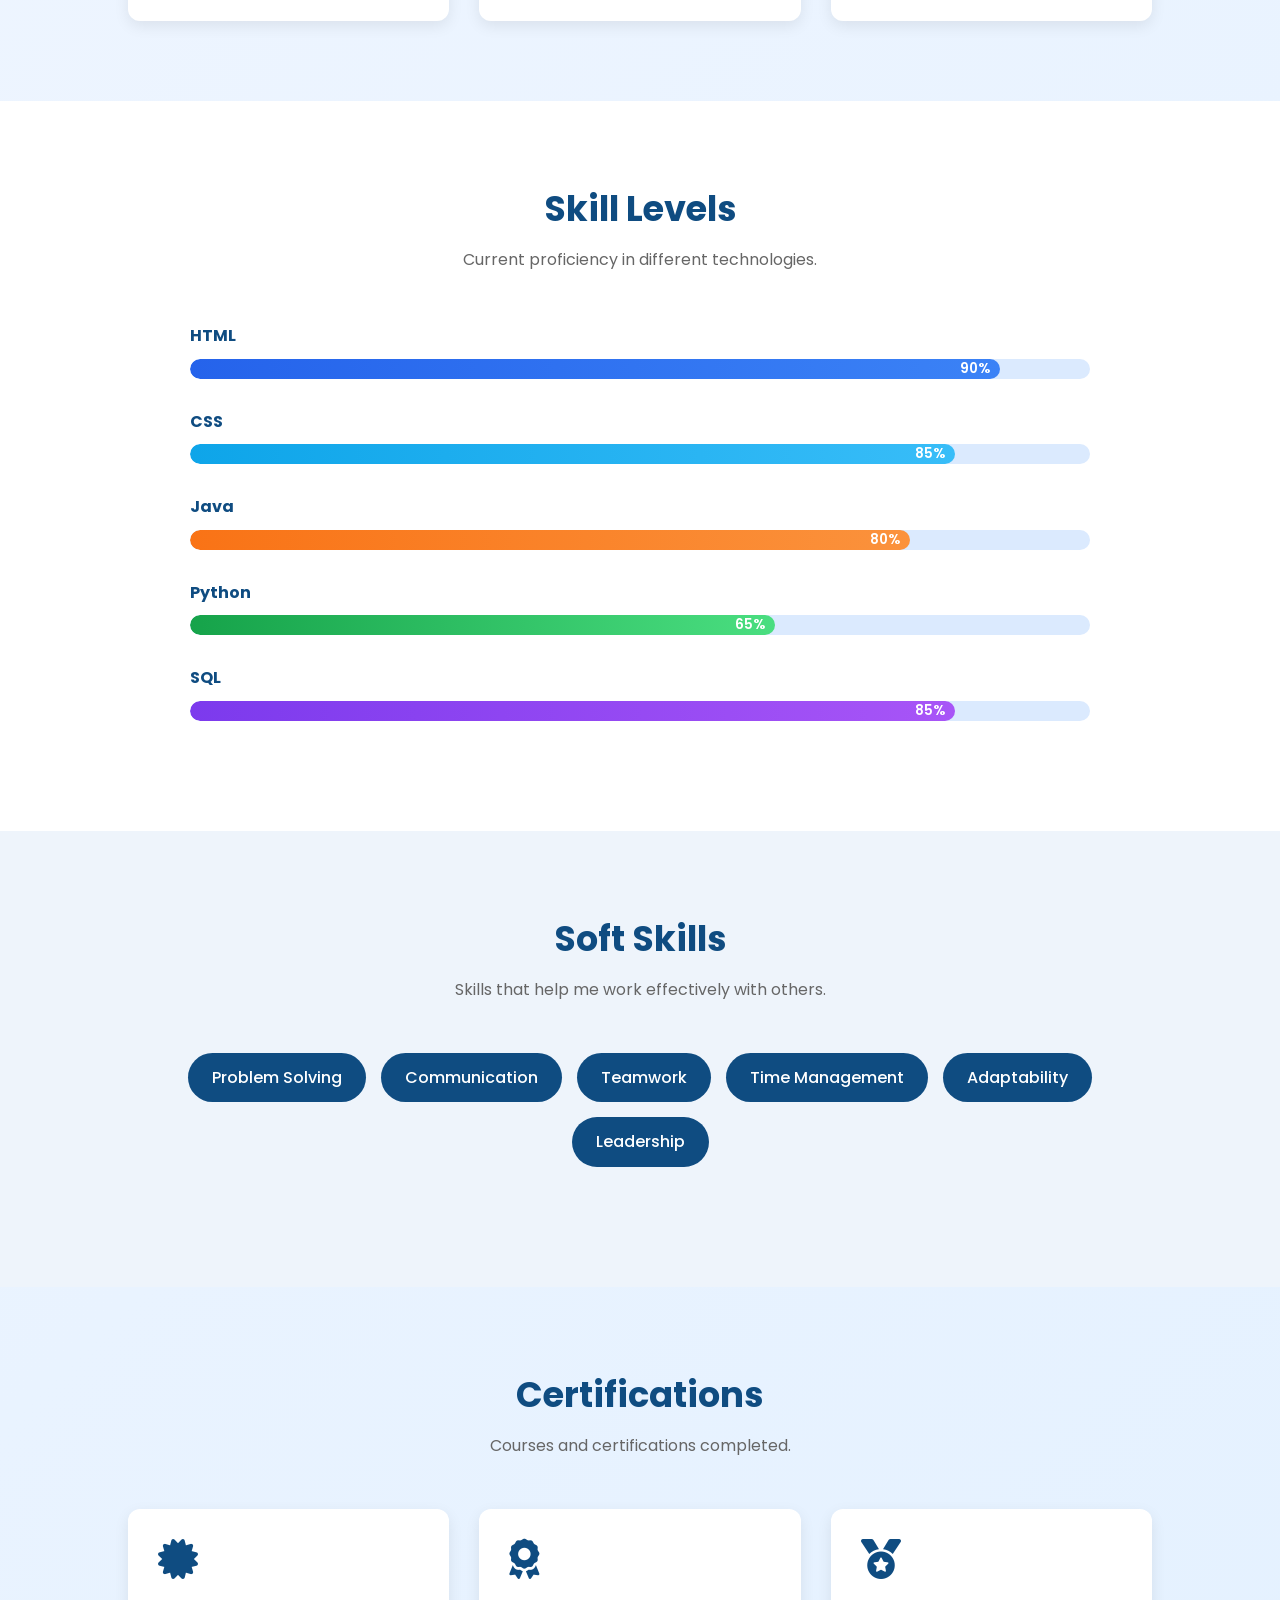
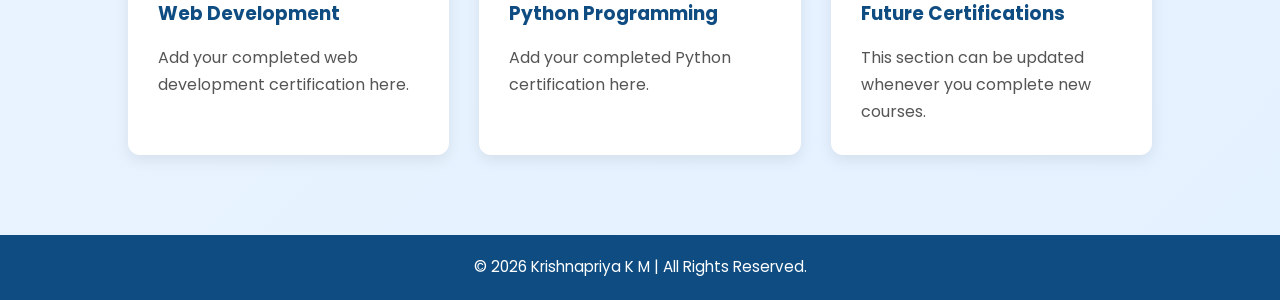
<file: skills.html>
<!DOCTYPE html>
<html lang="en">

<head>
    <meta charset="UTF-8">
    <meta name="viewport" content="width=device-width, initial-scale=1.0">
    <title>Skills | Krishnapriya</title>
    <link rel="stylesheet" href="global.css">
    <link rel="stylesheet" href="resp.css">
    <link rel="preconnect" href="https://fonts.googleapis.com">
    <link rel="preconnect" href="https://fonts.gstatic.com" crossorigin>
    <link href="https://fonts.googleapis.com/css2?family=Poppins:wght@300;400;500;600;700&display=swap" rel="stylesheet">
    <link rel="stylesheet" href="https://cdnjs.cloudflare.com/ajax/libs/font-awesome/6.5.1/css/all.min.css">
</head>
<body>
    <!--========== LOADER ==========-->

<div id="loader">

    <div class="loader-circle"></div>

    <h2>Krishnapriya</h2>

</div>

<header>
    <nav class="navbar">
        <div class="logo">
            <h2>Krishnapriya</h2>
        </div>

        <ul class="nav-links">
            <li><a href="index.html">Home</a></li>
            <li><a href="about.html">About</a></li>
            <li><a href="skills.html" class="active">Skills</a></li>
            <li><a href="projects.html">Projects</a></li>
            <li><a href="contact.html">Contact</a></li>
        </ul>

        <div class="nav-right">
            <button id="theme-toggle">
                <i class="fa-solid fa-moon"></i>
            </button>
             <button class="menu-toggle">

        <i class="fa-solid fa-bars"></i>

    </button>
        </div>
    </nav>

</header>
<section class="hero">
    <div class="hero-text">
        <p class="greeting">My Skills</p>
        <h1>Skills & Technologies</h1>
        <h2>Learning Every Day</h2>
        <p class="hero-description">

            I enjoy learning modern technologies and continuously improving my
            programming, database, web development, and UI/UX design skills.

        </p>
    </div>

    <div class="hero-image">
        <img src="profile.jpg.jpeg" alt="Profile">
    </div>

</section>

<!-- ================= PROGRAMMING ================= -->

<section>
<div class="section-title">
<h2>Programming Languages</h2>
<p>Languages that I have learned.</p>
</div>

<div class="project-container">
<div class="project-card">
<i class="fa-solid fa-c fa-2x"></i>
<h3>C Programming</h3>
<p>Good understanding of programming fundamentals and problem solving.</p>
</div>

<div class="project-card">
<i class="fa-brands fa-java fa-2x"></i>
<h3>Java</h3>
<p>Knowledge of Object-Oriented Programming, inheritance and file handling.</p>
</div>

<div class="project-card">
<i class="fa-brands fa-python fa-2x"></i>
<h3>Python</h3>
<p>Currently learning Python programming and its practical applications.</p>

</div>
</div>

</section>

<!-- ================= WEB DEVELOPMENT ================= -->

<section class="skills-preview">

<div class="section-title">
<h2>Web Development</h2>
<p>Technologies used for creating websites.</p>
</div>
<div class="skills-container">
<div class="skill">HTML</div>
<div class="skill">CSS</div>
<div class="skill">JavaScript</div>
<div class="skill">Responsive Design</div>
<div class="skill">CSS Grid</div>

</div>

</section>
<!-- ================= DATABASE SKILLS ================= -->

<section>
    <div class="section-title">
        <h2>Database Skills</h2>
        <p>Database technologies I have worked with.</p>
    </div>

    <div class="project-container">
        <div class="project-card">
            <i class="fa-solid fa-database fa-2x"></i>
            <h3>SQL</h3>
            <p>
                Writing queries, joins, subqueries, aggregate functions,
                constraints and database management.
            </p>
        </div>

        <div class="project-card">
            <i class="fa-solid fa-server fa-2x"></i>
            <h3>DBMS</h3>
            <p>
                Knowledge of ER diagrams, normalization,
                transactions and relational database concepts.
            </p>

        </div>
    </div>

</section>

<!-- ================= DESIGN TOOLS ================= -->

<section class="skills-preview">
    <div class="section-title">
        <h2>Design Skills</h2>
        <p>Design tools I use for creating interfaces.</p>

    </div>

    <div class="skills-container">
        <div class="skill">Figma</div>
        <div class="skill">UI Design</div>
        <div class="skill">Prototyping</div>
    </div>

</section>

<!-- ================= SOFTWARE TOOLS ================= -->

<section>
    <div class="section-title">
        <h2>Tools & Software</h2>
        <p>Software that I regularly use.</p>
    </div>

    <div class="project-container">
        <div class="project-card">
            <i class="fa-solid fa-code fa-2x"></i>
            <h3>Visual Studio Code</h3>
            <p>
                Code editor used for web development and programming.
            </p>
        </div>
        <div class="project-card">
            <i class="fa-brands fa-github fa-2x"></i>
            <h3>GitHub</h3>
            <p>
                Version control, repository management and project hosting.
            </p>
        </div>

        <div class="project-card">
            <i class="fa-solid fa-laptop-code fa-2x"></i>
            <h3>Canva</h3>
            <p>
                Used for presentations, posters and creative designs.
            </p>
        </div>
    </div>

</section>

<!-- ================= SKILL LEVELS ================= -->

<section class="about-preview">
    <div class="section-title">
        <h2>Skill Levels</h2>
        <p>Current proficiency in different technologies.</p>
    </div>

    <div class="skill-progress">
        <div class="progress-box">
            <h4>HTML</h4>
            <div class="progress-bar">
                <div class="progress html">90%</div>

            </div>
        </div>

        <div class="progress-box">
            <h4>CSS</h4>
            <div class="progress-bar">
                <div class="progress css">85%</div>
            </div>

        </div>

        <div class="progress-box">

            <h4>Java</h4>
            <div class="progress-bar">
                <div class="progress java">80%</div>
            </div>

        </div>

        <div class="progress-box">
            <h4>Python</h4>
            <div class="progress-bar">
                <div class="progress python">65%</div>
            </div>

        </div>

        <div class="progress-box">
            <h4>SQL</h4>
            <div class="progress-bar">
                <div class="progress sql">85%</div>
            </div>
        </div>
    </div>
</section>

<!-- ================= SOFT SKILLS ================= -->

<section class="skills-preview reveal">
    <div class="section-title">
        <h2>Soft Skills</h2>
        <p>Skills that help me work effectively with others.</p>
    </div>

    <div class="skills-container">
        <div class="skill">Problem Solving</div>
        <div class="skill">Communication</div>
        <div class="skill">Teamwork</div>
        <div class="skill">Time Management</div>
        <div class="skill">Adaptability</div>
        <div class="skill">Leadership</div>
    </div>

</section>

<!-- ================= CERTIFICATIONS ================= -->

<section>

    <div class="section-title">
        <h2>Certifications</h2>
        <p>Courses and certifications completed.</p>
    </div>

    <div class="project-container">
        <div class="project-card">
            <i class="fa-solid fa-certificate fa-2x"></i>
            <h3>Web Development</h3>
            <p>
                Add your completed web development certification here.
            </p>
        </div>
        <div class="project-card">
            <i class="fa-solid fa-award fa-2x"></i>
            <h3>Python Programming</h3>
            <p>
                Add your completed Python certification here.
            </p>
        </div>

        <div class="project-card">
            <i class="fa-solid fa-medal fa-2x"></i>
            <h3>Future Certifications</h3>
            <p>
                This section can be updated whenever you complete new courses.
            </p>
        </div>
    </div>
</section>

<!-- ================= FOOTER ================= -->

<footer>
    <p>
        © 2026 Krishnapriya K M | All Rights Reserved.
    </p>
</footer>
<button id="backToTop">

    <i class="fa-solid fa-arrow-up"></i>

</button>
<script src="home.js"></script>
</body>
</html>
</file>
<file: global.css>
/*    GOOGLE FONT*/

@import url('https://fonts.googleapis.com/css2?family=Poppins:wght@300;400;500;600;700&display=swap');

/*    RESET */

*{
    margin:0;
    padding:0;
    box-sizing:border-box;
}

html{
    scroll-behavior:smooth;
}

body{
    font-family:'Poppins',sans-serif;
    background:linear-gradient(
        135deg,
        #f5f7fb 0%,
        #eef5ff 45%,
        #e4f1ff 100%
    );
    color:#333;
    line-height:1.6;
    transition: 0.4s ease;
    position:relative;
    overflow-x:hidden;
}
body::before{
    content:"";
    position:fixed;
    width:350px;
    height:350px;
    border-radius:50%;
    background:#b8dcff;
    top:-120px;
    left:-120px;
    filter:blur(120px);
    opacity:.45;
    z-index:-1;
}

body::after{
    content:"";
    position:fixed;
    width:320px;
    height:320px;
    border-radius:50%;
    background:#d9ecff;
    bottom:-120px;
    right:-120px;
    filter:blur(100px);
    opacity:.5;
    z-index:-1;
}

img{
    max-width:100%;
    display:block;
}

a{
    text-decoration:none;
}

ul{
    list-style:none;
}

/*    COMMON*/

section{
    padding:80px 10%;
}

.section-title{
    text-align:center;
    margin-bottom:50px;
}

.section-title h2{
    font-size:2.2rem;
    color:#0f4c81;
    margin-bottom:10px;
}

.section-title p{
    color:#666;
}

/*    NAVBAR */

header{
    width:100%;
    background:#ffffff;
    box-shadow:0 2px 10px rgba(0,0,0,.08);
    position:fixed;
    top:0;
    left:0;
    z-index:1000;
}

.navbar{
    width:90%;
    margin:auto;
    display:flex;
    justify-content:space-between;
    align-items:center;
    padding:18px 0;
}

.logo h2{
    color:#0f4c81;
    font-size:1.8rem;
    font-weight:700;
}

.nav-links{
    display:flex;
    gap:30px;
}

.nav-links a{
    color:#333;
    font-weight:500;
    transition:.3s;
}

.nav-links a:hover,
.nav-links .active{
    color:#0f4c81;
}

.menu-icon{
    display:none;
    font-size:1.5rem;
    cursor:pointer;
}

/*    HERO */

.hero{
    display:flex;
    justify-content:center;
    align-items:center;
    gap:80px;
    min-height:100vh;
    padding-top:120px;
}
.hero-image{
    position:relative;
}

.hero-image::before{
    content:"";
    position:absolute;
    width:430px;
    height:430px;
    border-radius:50%;
    background:radial-gradient(circle,#8ec5ff,#dfefff);
    filter:blur(60px);
    z-index:-1;
}

.hero-text{
    flex:1;
}

.greeting{
    color:#0f4c81;
    font-size:1.1rem;
    margin-bottom:10px;
}

.hero-text h1{
    font-size:3.3rem;
    color:#222;
    margin-bottom:10px;
}

.hero-text h2{
    color:#0f4c81;
    font-size:1.8rem;
    margin-bottom:20px;
}

.hero-description{
    color:#555;
    margin-bottom:35px;
    max-width:600px;
}

/*    BUTTONS */

.hero-buttons{
    display:flex;
    gap:20px;
}

.btn{
    background:#0f4c81;
    color:#fff;
    padding:12px 28px;
    border-radius:5px;
    transition:.3s;
    display:inline-block;
}

.btn:hover{
    background:#09345a;
}

.btn-outline{
    background:transparent;
    border:2px solid #0f4c81;
    color:#0f4c81;
}

.btn-outline:hover{
    background:#0f4c81;
    color:#fff;
}

/*    HERO IMAGE */

.hero-image{
    flex:1;
    display:flex;
    justify-content:center;
    position:relative;
}

.hero-image img{
    width:390px;
    border-radius:50%;
    border:8px solid #0f4c81;
    box-shadow:0 20px 50px rgba(15,76,129,.25);
}
/*    ABOUT PREVIEW */

.about-preview{
    background:#ffffff;
}

.about-content{
    max-width:900px;
    margin:auto;
    text-align:center;
}

.about-content p{
    font-size:1.05rem;
    color:#555;
    line-height:1.8;
    margin-bottom:25px;
}

.read-more{
    color:#0f4c81;
    font-weight:600;
}

.read-more:hover{
    text-decoration:underline;
}

/*    EDUCATION */

.education-container{
    display:grid;
    grid-template-columns:repeat(auto-fit,minmax(250px,1fr));
    gap:30px;
}

.education-card{
    background:#ffffff;
    padding:30px;
    border-radius:12px;
    text-align:center;
    box-shadow:0 5px 15px rgba(0,0,0,.08);
    transition:.3s;
}

.education-card:hover{
    transform:translateY(-8px);
}

.education-card i{
    font-size:2.5rem;
    color:#0f4c81;
    margin-bottom:15px;
}

.education-card h3{
    margin-bottom:10px;
    color:#222;
}

.education-card p{
    color:#666;
    margin-bottom:10px;
}

.education-card span{
    color:#0f4c81;
    font-weight:600;
}

/*    SKILLS */

.skills-preview{
    background:#eef4fb;
}

.skills-container{
    display:flex;
    flex-wrap:wrap;
    justify-content:center;
    gap:15px;
    margin-bottom:40px;
}

.skill{
    background:#0f4c81;
    color:#fff;
    padding:12px 24px;
    border-radius:30px;
    font-weight:500;
    transition:.3s;
}

.skill:hover{
    background:#09345a;
    transform:scale(1.05);
}

.center{
    text-align:center;
}

/*    PROJECTS */

.project-container{
    display:grid;
    grid-template-columns:repeat(auto-fit,minmax(280px,1fr));
    gap:30px;
}

.project-card{
    background:#ffffff;
    padding:30px;
    border-radius:12px;
    box-shadow:0 5px 15px rgba(0,0,0,.08);
    transition:.3s;
}

.project-card:hover{
    transform:translateY(-10px);
}

.project-card h3{
    color:#0f4c81;
    margin-bottom:15px;
}

.project-card p{
    color:#555;
    line-height:1.7;
}
/*   CONTACT SECTION */

.contact-preview{
    background:#eef4fb;
}

.contact-box{
    max-width:800px;
    margin:auto;
    text-align:center;
    background:#ffffff;
    padding:50px;
    border-radius:15px;
    box-shadow:0 5px 20px rgba(0,0,0,.08);
}

.contact-box h2{
    color:#0f4c81;
    margin-bottom:20px;
}

.contact-box p{
    color:#555;
    margin-bottom:30px;
}

/*    FOOTER */

footer{
    background:#0f4c81;
    color:#ffffff;
    text-align:center;
    padding:20px;
}

footer p{
    font-size:.95rem;
}
/*    HOVER EFFECTS*/

.nav-links a{
    position:relative;
}

.nav-links a::after{
    content:"";
    position:absolute;
    left:0;
    bottom:-5px;
    width:0;
    height:2px;
    background:#0f4c81;
    transition:0.3s;
}

.nav-links a:hover::after,
.nav-links .active::after{
    width:100%;
}

.education-card,
.project-card,
.skill,
.btn,
.hero-image img{
    transition:all 0.3s ease;
}

.hero-image img:hover{
    transform:scale(1.05);
}

.btn:hover{
    transform:translateY(-3px);
}

.project-card:hover{
    box-shadow:0 10px 25px rgba(0,0,0,0.15);
}

.education-card:hover{
    box-shadow:0 10px 25px rgba(0,0,0,0.15);
}

/*    SIMPLE FADE ANIMATION*/

@keyframes fadeIn{
    from{
        opacity:0;
        transform:translateY(30px);
    }

    to{
        opacity:1;
        transform:translateY(0);
    }

}

.hero-text{
    animation:fadeIn 1s ease;
}
.hero-card{
   background:rgba(255,255,255,0.55);
    backdrop-filter:blur(18px);
    -webkit-backdrop-filter:blur(18px);
    border:1px solid rgba(255,255,255,0.4);
    border-radius:30px;
    max-width: 560px;
    padding:45px;
    box-shadow:0 15px 40px rgba(15,76,129,0.15);
    transition:0.4s ease;
}

.hero-card:hover{
    transform:translateY(-8px);
    box-shadow:0 25px 50px rgba(15,76,129,0.2);
}

.hero-image{
    animation:fadeIn 1.2s ease;
    position:relative;
}

.about-preview,
.education-preview,
.skills-preview,
.projects-preview,
.contact-preview{
    animation:fadeIn 1s ease;
}

/*    UTILITY CLASSES */

.text-center{
    text-align:center;
}

.mt-1{
    margin-top:10px;
}

.mt-2{
    margin-top:20px;
}

.mt-3{
    margin-top:30px;
}

.mt-4{
    margin-top:40px;
}

.mb-1{
    margin-bottom:10px;
}

.mb-2{
    margin-bottom:20px;
}

.mb-3{
    margin-bottom:30px;
}

.mb-4{
    margin-bottom:40px;
}

/*    OPTIONAL BACK TO TOP BUTTON */

#backToTop{
    position:fixed;
    bottom:25px;
    right:25px;
    width:50px;
    height:50px;
    background:#0f4c81;
    color:#fff;
    border:none;
    border-radius:50%;
    cursor:pointer;
    display:none;
    justify-content:center;
    align-items:center;
    font-size:18px;
    box-shadow:0 4px 12px rgba(0,0,0,0.2);
    transition:0.3s;
}

#backToTop:hover{
    background:#09345a;
    transform:translateY(-3px);
}

/*    SELECTION COLOR */

::selection{
    background:#0f4c81;
    color:#ffffff;
}
/*   DARK MODE BUTTON*/

.nav-right{
    display:flex;
    align-items:center;
    gap:15px;
}

#theme-toggle{
    width:45px;
    height:45px;
    border:none;
    border-radius:50%;
    background:#0f4c81;
    color:white;
    cursor:pointer;
    font-size:18px;
    transition:.4s;
}

#theme-toggle:hover{
    transform:rotate(180deg) scale(1.1);
    background:#09345a;
}
/*=========================
   DARK MODE
=========================*/

body.dark{
    background:linear-gradient(
        135deg,
        #020617,
        #0f172a,
        #111827);
    color:#f8fafc;
}
body.dark::before{
    background:#1d4ed8;
    opacity:.18;
}

body.dark::after{
    background:#2563eb;
    opacity:.12;
}
body.dark .hero-card{
    background:rgba(30,41,59,0.7);
    border:1px solid rgba(255,255,255,0.08);
    backdrop-filter:blur(18px);
    -webkit-backdrop-filter:blur(18px);
}

body.dark header{
    background:#1e293b;
}

body.dark .about-preview,

body.dark .education-card,

body.dark .project-card,

body.dark .contact-box{
    background:#1e293b;
    color:white;
}

body.dark .skills-preview,
body.dark .contact-preview{
    background:#111827;
}

body.dark footer{
    background:#020617;
}

body.dark p{
    color:#d1d5db;
}

body.dark h1,

body.dark h2,

body.dark h3{
    color:white;
}

body.dark .nav-links a{
    color:white;
}

body.dark .btn-outline{
    color:white;
    border:2px solid white;
}
/*    SKILL PROGRESS BARS*/

.skill-progress{
    max-width:900px;
    margin:auto;
}

.progress-box{
    margin-bottom:30px;
}

.progress-box h4{
    margin-bottom:10px;
    font-size:1rem;
    color:#0f4c81;
    display:flex;
    justify-content:space-between;
}

.progress-bar{
    width:100%;
    height:20px;
    background:#dbeafe;
    border-radius:50px;
    overflow:hidden;
}

.progress{
    height:100%;
    border-radius:50px;
    display:flex;
    align-items:center;
    justify-content:flex-end;
    padding-right:10px;
    color:#fff;
    font-size:0.85rem;
    font-weight:600;
    animation:fillBar 2s ease forwards;
}

/* Individual Progress */

.html{
    width:90%;
    background:linear-gradient(90deg,#2563eb,#3b82f6);
}

.css{
    width:85%;
    background:linear-gradient(90deg,#0ea5e9,#38bdf8);
}

.java{
    width:80%;
    background:linear-gradient(90deg,#f97316,#fb923c);
}

.python{
    width:65%;
    background:linear-gradient(90deg,#16a34a,#4ade80);
}

.sql{
    width:85%;
    background:linear-gradient(90deg,#7c3aed,#a855f7);
}

/* Animation */

@keyframes fillBar{
    from{
        width:0;
    }
}
/*    DARK MODE - PROGRESS BARS*/

body.dark .progress-bar{
    background:#374151;
}

body.dark .progress-box h4{
    color:#ffffff;
}
/*==================================
    ABOUT PAGE ENHANCEMENTS
==================================*/

.about-content{
    max-width:900px;
    margin:auto;
    text-align:center;
}

.about-content p{
    font-size:1.1rem;
    line-height:1.9;
    color:#555;
}

.project-card i{
    font-size:2.5rem;
    color:#0f4c81;
    margin-bottom:20px;
}

body.dark .about-content p{
    color:#d1d5db;
}

body.dark .project-card i{
    color:#60a5fa;
}
/*       CONTACT FORM */

.contact-form{
    max-width:700px;
    margin:auto;
}

.contact-form form{
    display:flex;
    flex-direction:column;
    gap:20px;
}

.contact-form input,
.contact-form textarea{
    width:100%;
    padding:15px;
    border:1px solid #d1d5db;
    border-radius:10px;
    font-size:1rem;
    font-family:'Poppins',sans-serif;
    outline:none;
    transition:.3s;
}

.contact-form input:focus,
.contact-form textarea:focus{
    border-color:#0f4c81;
    box-shadow:0 0 10px rgba(15,76,129,.2);
}

.contact-form textarea{
    resize:vertical;
    min-height:150px;
}

body.dark .contact-form input,
body.dark .contact-form textarea{
    background:#1e293b;
    color:white;
    border:1px solid #475569;
}
/*            LOADER*/

#loader{
    position:fixed;
    top:0;
    left:0;
    width:100%;
    height:100vh;
    background:#eef5ff;
    display:flex;
    flex-direction:column;
    justify-content:center;
    align-items:center;
    z-index:9999;
    transition:opacity .8s ease, visibility .8s ease;
}

.loader-circle{
    width:70px;
    height:70px;
    border:6px solid #dbeafe;
    border-top:6px solid #0f4c81;
    border-radius:50%;
    animation:spin 1s linear infinite;
}

#loader h2{
    margin-top:20px;
    color:#0f4c81;
    letter-spacing:2px;
}

@keyframes spin{
    100%{
        transform:rotate(360deg);
    }
}

.loader-hide{
    opacity:0;
    visibility:hidden;
}
body.dark #loader{
    background:#0f172a;
}

body.dark #loader h2{
    color:white;
}
/*        BACK TO TOP BUTTON*/

#backToTop{
    position:fixed;
    bottom:30px;
    right:30px;
    width:50px;
    height:50px;
    border:none;
    border-radius:50%;
    background:#0f4c81;
    color:#fff;
    font-size:20px;
    cursor:pointer;
    display:none;
    align-items:center;
    justify-content:center;
    box-shadow:0 5px 15px rgba(0,0,0,0.2);
    transition:0.3s;
    z-index:999;
}

#backToTop:hover{
    background:#09345a;
    transform:translateY(-4px);
}

#backToTop.show{
    display:flex;
}

body.dark #backToTop{
    background:#2563eb;
}

body.dark #backToTop:hover{
    background:#1d4ed8;
}
/*==================================
        SCROLL REVEAL
==================================*/

.reveal{
    opacity:0;
    transform:translateY(60px);
    transition:all 0.8s ease;
}

.reveal.active{
    opacity:1;
    transform:translateY(0);
}
.hero-card{
    position:relative;
    overflow:hidden;
}

.hero-card::before{
    content:"";
    position:absolute;
    left:0;
    top:0;
    width:6px;
    height:100%;
    background:linear-gradient(#0f4c81,#3b82f6);
}
</file>
<file: resp.css>
/*    TABLETS*/

@media (max-width:992px){
section{
    padding:70px 8%;
}

.hero{
    flex-direction:column-reverse;
    text-align:center;
    gap:40px;
}

.hero-text h1{
    font-size:2.8rem;
}

.hero-text h2{
    font-size:1.5rem;
}

.hero-description{
    max-width:100%;
}

.hero-buttons{
    justify-content:center;
}

.hero-image img{
    width:280px;
}

.education-container{
    grid-template-columns:repeat(2,1fr);
}

.project-container{
    grid-template-columns:repeat(2,1fr);
}
}
/*      MOBILE */

@media (max-width:768px){
.navbar{
    flex-direction:column;
    gap:20px;
}

.nav-links{
    flex-wrap:wrap;
    justify-content:center;
    gap:15px;
}

.hero{
    min-height:auto;
    padding-top:150px;
}

.hero-text h1{
    font-size:2.2rem;
}

.hero-text h2{
    font-size:1.3rem;
}

.hero-image img{
    width:230px;
}

.education-container{
    grid-template-columns:1fr;
}

.project-container{
    grid-template-columns:1fr;
}

.contact-box{
    padding:35px 20px;
}

}
/*    SMALL PHONES*/

@media (max-width:480px){
section{
    padding:60px 6%;
}

.logo h2{
    font-size:1.4rem;
}

.hero-text h1{
    font-size:1.8rem;
}

.hero-text h2{
    font-size:1.1rem;
}

.hero-description{
    font-size:.95rem;
}

.btn{
    padding:10px 20px;
    font-size:.9rem;
}

.hero-buttons{
    flex-direction:column;
}

.skill{
    width:100%;
    text-align:center;
}

footer{
    font-size:.85rem;
}
}
</file>
